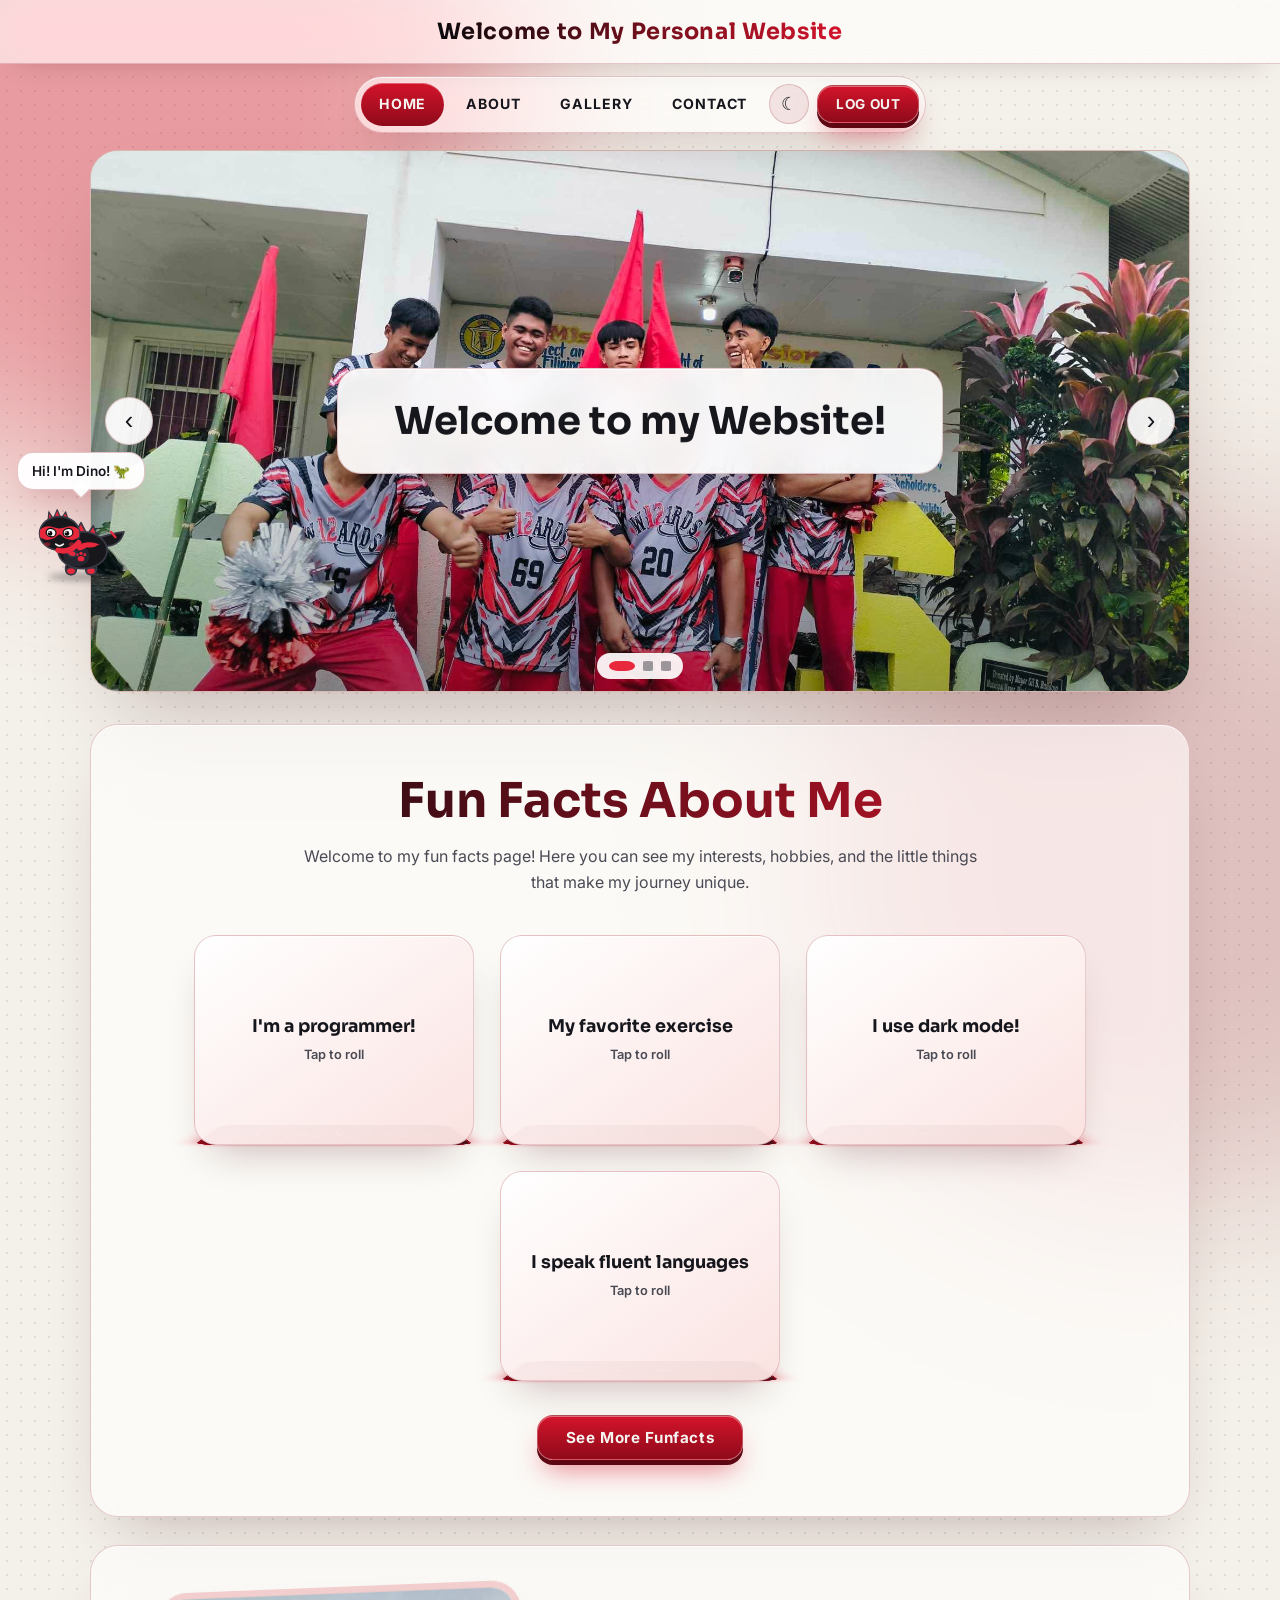
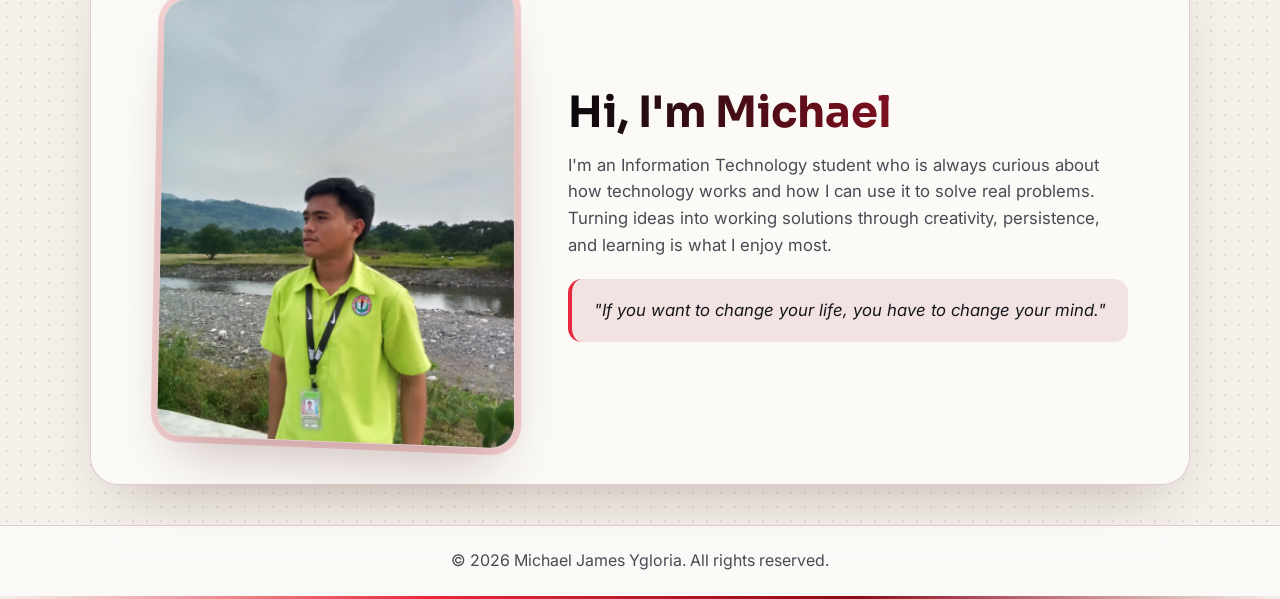
<file: index.html>
<!DOCTYPE html>
<html lang="en">
<head>
    <meta charset="UTF-8">
    <meta name="viewport" content="width=device-width, initial-scale=1.0">
    <title>Home - Personal Website</title>
    <link rel="preconnect" href="https://fonts.googleapis.com">
    <link rel="preconnect" href="https://fonts.gstatic.com" crossorigin>
    <link href="https://fonts.googleapis.com/css2?family=Inter:wght@400;600;700&family=Sora:wght@600;700&display=swap" rel="stylesheet">
    <link rel="stylesheet" href="style.css">
    <script>
        try {
            var t = localStorage.getItem("theme");
            if (t !== "light" && t !== "dark") {
                t = matchMedia("(prefers-color-scheme: light)").matches ? "light" : "dark";
            }
            document.documentElement.dataset.theme = t;
        } catch (e) {}
    </script>
</head>
<body>
    <header>
        <h1>Welcome to My Personal Website</h1>
    </header>

    <nav>
        <ul>
            <li><a href="index.html" class="active">HOME</a></li>
            <li class="dropdown">
                <a href="#" class="dropbtn">ABOUT</a>
                <div class="dropdown-content">
                    <a href="skills.html">Skills I'm Developing</a>
                    <a href="goals.html">My Goals as a Student</a>
                    <a href="funfacts.html">Fun Facts About Me</a>
                </div>
            </li>
            <li><a href="gallery.html">GALLERY</a></li>
            <li><a href="contact.html">CONTACT</a></li>
            <li><button type="button" class="theme-toggle" id="themeToggle" aria-label="Toggle theme">☼</button></li>
            <li><button type="button" class="logout-button" onclick="confirmLogout()">LOG OUT</button></li>
        </ul>
    </nav>

    <section id="section2"></section>

    <div class="slider" aria-label="Featured images">
        <div class="slides">
            <div class="slide">
                <img src="d.jpeg" alt="Team photo with the squad" onerror="this.style.display='none'">
                <div class="text-overlay"><h1>Welcome to my Website!</h1></div>
            </div>
            <div class="slide">
                <img src="Im.jpeg" alt="Sunset on the hill" onerror="this.style.display='none'">
                <div class="text-overlay"><h1>Explore!</h1></div>
            </div>
            <div class="slide">
                <img src="m.jpeg" alt="Coding under a pink sky" onerror="this.style.display='none'">
                <div class="text-overlay"><h1>Enjoy browsing around</h1></div>
            </div>
        </div>
    </div>

    <section id="drop">
        <h2>Fun Facts About Me</h2>
        <p>Welcome to my fun facts page! Here you can see my interests, hobbies, and the little things that make my journey unique.</p>

        <div class="funfact-container">
            <div class="funfact-card">
                <div class="funfact-inner">
                    <div class="funfact-front"><p>I'm a programmer!</p></div>
                    <div class="funfact-back"><p>I spend half my time writing code and the other half fixing why it broke.</p></div>
                </div>
            </div>
            <div class="funfact-card">
                <div class="funfact-inner">
                    <div class="funfact-front"><p>My favorite exercise</p></div>
                    <div class="funfact-back"><p>Running a code</p></div>
                </div>
            </div>
            <div class="funfact-card">
                <div class="funfact-inner">
                    <div class="funfact-front"><p>I use dark mode!</p></div>
                    <div class="funfact-back"><p>Because light attracts bugs.</p></div>
                </div>
            </div>
            <div class="funfact-card">
                <div class="funfact-inner">
                    <div class="funfact-front"><p>I speak fluent languages</p></div>
                    <div class="funfact-back"><p>Ctrl + C and Ctrl + V.</p></div>
                </div>
            </div>
        </div>

        <div class="see-more-container">
            <a href="funfacts.html" class="see-more-button">See More Funfacts</a>
        </div>
    </section>

    <div class="container">
        <div class="image-section">
            <img src="Mi.jpeg" alt="Michael James Ygloria" onerror="this.onerror=null;this.src='Mic.jpeg'">
        </div>
        <div class="quote-section">
            <h1>Hi, I'm Michael</h1>
            <p>I'm an Information Technology student who is always curious about how technology works and how I can use it to solve real problems. Turning ideas into working solutions through creativity, persistence, and learning is what I enjoy most.</p>
            <blockquote>"If you want to change your life, you have to change your mind."</blockquote>
        </div>
    </div>

    <footer>
        <p>&copy; 2026 Michael James Ygloria. All rights reserved.</p>
    </footer>
    <div class="footer-divider"></div>

    <script>
        const slides = document.querySelector('.slides');
        const slider = document.querySelector('.slider');
        const reduceMotion = window.matchMedia('(prefers-reduced-motion: reduce)');
        let index = 0;
        let timer;

        function goToSlide(n) {
            const total = slides.children.length;
            index = (n + total) % total;
            slides.style.transform = 'translateX(' + (-index * 100) + '%)';
            document.querySelectorAll('.slide-dots button').forEach(function(dot, i) {
                dot.classList.toggle('active', i === index);
                dot.setAttribute('aria-current', i === index ? 'true' : 'false');
            });
        }

        function showNextSlide() {
            goToSlide(index + 1);
        }

        function stopSlider() { clearInterval(timer); }
        function startSlider() {
            stopSlider();
            if (!reduceMotion.matches) {
                timer = setInterval(showNextSlide, 4000);
            }
        }

        (function () {
            const prev = document.createElement('button');
            prev.type = 'button';
            prev.className = 'slide-arrow left';
            prev.setAttribute('aria-label', 'Previous slide');
            prev.innerHTML = '&#8249;';

            const next = document.createElement('button');
            next.type = 'button';
            next.className = 'slide-arrow right';
            next.setAttribute('aria-label', 'Next slide');
            next.innerHTML = '&#8250;';

            const dots = document.createElement('div');
            dots.className = 'slide-dots';

            for (let i = 0; i < slides.children.length; i++) {
                const dot = document.createElement('button');
                dot.type = 'button';
                dot.setAttribute('aria-label', 'Go to slide ' + (i + 1));
                dot.addEventListener('click', function () {
                    goToSlide(i);
                    startSlider();
                });
                dots.appendChild(dot);
            }

            prev.addEventListener('click', function () {
                goToSlide(index - 1);
                startSlider();
            });
            next.addEventListener('click', function () {
                goToSlide(index + 1);
                startSlider();
            });

            slider.appendChild(prev);
            slider.appendChild(next);
            slider.appendChild(dots);

            slider.addEventListener('mouseenter', stopSlider);
            slider.addEventListener('mouseleave', startSlider);
            slider.addEventListener('pointermove', function (e) {
                const r = slider.getBoundingClientRect();
                slider.style.setProperty('--px', ((e.clientX - r.left) / r.width - 0.5).toFixed(3));
                slider.style.setProperty('--py', ((e.clientY - r.top) / r.height - 0.5).toFixed(3));
            });
            slider.addEventListener('pointerleave', function () {
                slider.style.setProperty('--px', 0);
                slider.style.setProperty('--py', 0);
            });
        })();

        goToSlide(0);
        startSlider();
    </script>

    <script>
        function confirmLogout() {
            if (window.showLogoutPopup) {
                showLogoutPopup();
                return;
            }
            const ok = confirm("Are you sure you want to log out?");
            if (ok) {
                localStorage.removeItem('isLoggedIn');
                window.location.href = 'login.html';
            }
        }
    </script>

    <script>
        (function () {
            var root = document.documentElement;
            var themeBtn = document.getElementById('themeToggle');

            function paintTheme() {
                var light = root.dataset.theme === 'light';
                themeBtn.textContent = light ? '\u263E\uFE0E' : '\u2600\uFE0E';
                themeBtn.setAttribute('aria-label', light ? 'Switch to dark mode' : 'Switch to light mode');
                themeBtn.title = light ? 'Dark mode' : 'Light mode';
            }

            if (themeBtn) {
                themeBtn.addEventListener('click', function () {
                    var next = root.dataset.theme === 'light' ? 'dark' : 'light';
                    root.dataset.theme = next;
                    try { localStorage.setItem('theme', next); } catch (e) {}
                    paintTheme();
                });
                paintTheme();
            }

            var dropdown = document.querySelector('.dropdown');
            if (dropdown) {
                var ddBtn = dropdown.querySelector('.dropbtn');
                if (ddBtn) {
                    ddBtn.setAttribute('aria-haspopup', 'true');
                    ddBtn.setAttribute('aria-expanded', 'false');
                    ddBtn.addEventListener('click', function (e) {
                        e.preventDefault();
                        var open = dropdown.classList.toggle('open');
                        ddBtn.setAttribute('aria-expanded', open);
                    });
                    document.addEventListener('click', function (e) {
                        if (!dropdown.contains(e.target)) {
                            dropdown.classList.remove('open');
                            ddBtn.setAttribute('aria-expanded', 'false');
                        }
                    });
                }
            }

            document.querySelectorAll('.funfact-card').forEach(function (card) {
                card.tabIndex = 0;
                card.setAttribute('role', 'button');
                card.setAttribute('aria-pressed', 'false');
                function toggle() {
                    var open = card.classList.toggle('open');
                    card.setAttribute('aria-pressed', open);
                }
                card.addEventListener('click', toggle);
                card.addEventListener('keydown', function (e) {
                    if (e.key === 'Enter' || e.key === ' ') {
                        e.preventDefault();
                        toggle();
                    }
                });
            });
        })();
    </script>
    <script src="pet.js"></script>
</body>
</html>
</file>
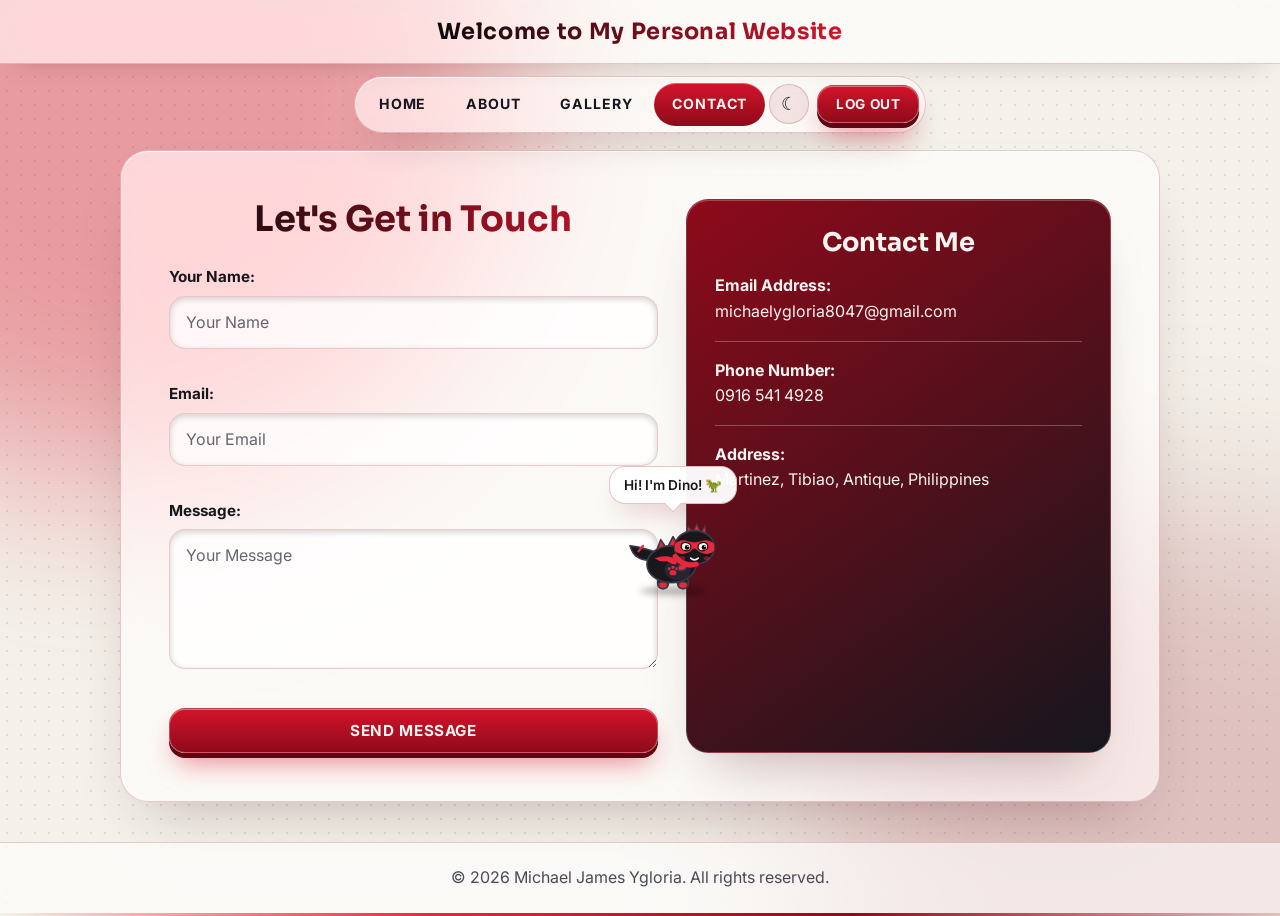
<file: contact.html>
<!DOCTYPE html>
<html lang="en">
<head>
    <meta charset="UTF-8">
    <meta name="viewport" content="width=device-width, initial-scale=1.0">
    <title>Contact - Personal Website</title>
    <link rel="preconnect" href="https://fonts.googleapis.com">
    <link rel="preconnect" href="https://fonts.gstatic.com" crossorigin>
    <link href="https://fonts.googleapis.com/css2?family=Inter:wght@400;600;700&family=Sora:wght@600;700&display=swap" rel="stylesheet">
    <link rel="stylesheet" href="style.css">
    <script>try{var t=localStorage.getItem("theme");if(t!=="light"&&t!=="dark")t=matchMedia("(prefers-color-scheme: light)").matches?"light":"dark";document.documentElement.dataset.theme=t}catch(e){document.documentElement.dataset.theme="dark"}</script>
</head>
<body class="contact-background">
    <header>
        <h1>Welcome to My Personal Website</h1>
    </header>

    <nav>
        <ul>
            <li><a href="index.html">HOME</a></li>
            <li class="dropdown">
                <a href="#" class="dropbtn">ABOUT</a>
                <div class="dropdown-content">
                    <a href="skills.html">Skills I'm Developing</a>
                    <a href="goals.html">My Goals as a Student</a>
                    <a href="funfacts.html">Fun Facts About Me</a>
                </div>
            </li>

            <li><a href="gallery.html">GALLERY</a></li>
            <li><a href="contact.html">CONTACT</a></li>
            <li><button type="button" class="theme-toggle" id="themeToggle"></button></li>
            <a href="javascript:void(0);" class="logout-button" onclick="confirmLogout()">LOG OUT</a>
        </ul>
    </nav>
    <section id="section2"></section>
    <section id="contact">
        <div class="contact-content">
            <!-- Contact Form -->
            <form id="contactForm" class="contact-form">
                <h2>Let's Get in Touch</h2>
                <label for="name">Your Name:</label>
                <input type="text" id="name" name="name" placeholder="Your Name">
                <span class="error" id="nameError"></span>
     
                <label for="email">Email:</label>
                <input type="email" id="email" name="email" placeholder="Your Email">
                <span class="error" id="emailError"></span>
     
                <label for="message">Message:</label>
                <textarea id="message" name="message" placeholder="Your Message"></textarea>
                <span class="error" id="messageError"></span>
     
                <button type="submit"><strong>SEND MESSAGE</strong></button>
            </form>
     
            <!-- New Container for Contact Details -->
            <div class="contact-details">
                <h3><center>Contact Me</center></h3>
                <p><strong>Email Address:</strong> <br> michaelygloria8047@gmail.com</p>
                <hr width="75%" size="1" color="Orange" align="left">
                <p><strong>Phone Number:</strong> <br>0916 541 4928</p>
                <hr width="75%" size="1" color="Orange" align="left">
                <p><strong>Address:</strong> <br> Martinez, Tibiao, Antique, Philippines</p>
            </div>
        </div>
    </section>
     
    <footer>
        <p>&copy; 2026 Michael James Ygloria. All rights reserved.</p>
    </footer>
    <div class="footer-divider"></div> <!-- Orange line -->

    <script>
  const form = document.querySelector("#contactForm");
const nameInput = document.querySelector("#name");
const emailInput = document.querySelector("#email");
const messageInput = document.querySelector("#message");

form.addEventListener("submit", function(event) {
    let isValid = true;

    // Clear all previous error messages
    document.querySelectorAll(".error").forEach(function(errorElement) {
        errorElement.textContent = "";
    });

    // Validate Name
    if (nameInput.value.trim() === "") {
        document.getElementById('nameError').textContent = "Name is required";
        isValid = false;
    }

    // Validate Email
    if (emailInput.value.trim() === "") {
        document.getElementById('emailError').textContent = "Email is required";
        isValid = false;
    } else if (!validateEmail(emailInput.value)) {
        document.getElementById('emailError').textContent = "Please enter a valid email";
        isValid = false;
    }

    // Validate Message
    if (messageInput.value.trim() === "") {
        document.getElementById('messageError').textContent = "Message is required";
        isValid = false;
    }

    // Prevent form submission if there are errors
    if (!isValid) {
        event.preventDefault();
    }
});

// Function to validate email format
function validateEmail(email) {
    const re = /^[^\s@]+@[^\s@]+\.[^\s@]+$/;
    return re.test(String(email).toLowerCase());
}
    </script>

<script>
document.getElementById('contactForm').addEventListener('submit', function(event) {
    event.preventDefault(); // Prevent the default form submission

    // Stop here if the validation script above found a problem
    if (document.querySelector('.error:not(:empty)')) { return; }

    // Get form values
    const name = document.getElementById('name').value;
    const email = document.getElementById('email').value;
    const message = document.getElementById('message').value;

    // Simple validation (can be extended)
    if (name === "" || email === "" || message === "") {
        alert("Please fill in all fields before submitting.");
        return; // Exit the function if validation fails
    }

    // Simulating a successful message submission
    alert("Your message has been sent successfully!");

    // Clear form fields after submission
    document.getElementById('contactForm').reset();
});
</script>

<script>
    // Logout function with confirmation
    function confirmLogout() {
        // Pop-up message (pet.js). If pet.js is missing, the browser's confirm box is used below.
        if (window.showLogoutPopup) { showLogoutPopup(); return; }
        // Show a confirmation message to the user
        const confirmLogout = confirm("Are you sure you want to log out?");
     
        // If the user confirms, proceed with logging out
        if (confirmLogout) {
            // Mark the user as logged out in localStorage (if used)
            localStorage.removeItem('isLoggedIn'); // Or any other keys related to login credentials
     
            // Redirect to the login page
            window.location.href = 'login.html';
        } else {
            // If the user cancels, do nothing
            return;
        }
    }
</script>

<script>
// Dark / light mode, dropdown menu, active link and fun fact cards
(function () {
    var root = document.documentElement;

    // ----- Dark / light mode (remembered in localStorage) -----
    var themeBtn = document.getElementById('themeToggle');
    function paintTheme() {
        var light = root.dataset.theme === 'light';
        themeBtn.textContent = light ? '\u263E\uFE0E' : '\u2600\uFE0E';
        themeBtn.setAttribute('aria-label', light ? 'Switch to dark mode' : 'Switch to light mode');
        themeBtn.title = light ? 'Dark mode' : 'Light mode';
    }
    themeBtn.addEventListener('click', function () {
        var next = root.dataset.theme === 'light' ? 'dark' : 'light';
        root.dataset.theme = next;
        try { localStorage.setItem('theme', next); } catch (e) {}
        paintTheme();
    });
    paintTheme();

    // ----- Highlight the current page in the menu -----
    var page = location.pathname.split('/').pop() || 'index.html';
    document.querySelectorAll('nav a[href]').forEach(function (a) {
        if (a.getAttribute('href') === page) { a.classList.add('active'); }
    });
    if (['skills.html', 'goals.html', 'funfacts.html'].indexOf(page) !== -1) {
        document.querySelector('.dropbtn').classList.add('active');
    }

    // ----- ABOUT dropdown: opens on hover, click/tap or keyboard -----
    var dd = document.querySelector('.dropdown');
    var ddBtn = dd.querySelector('.dropbtn');
    ddBtn.setAttribute('aria-haspopup', 'true');
    ddBtn.setAttribute('aria-expanded', 'false');
    ddBtn.addEventListener('click', function (e) {
        e.preventDefault();
        var open = dd.classList.toggle('open');
        ddBtn.setAttribute('aria-expanded', open);
    });
    document.addEventListener('click', function (e) {
        if (!dd.contains(e.target)) { dd.classList.remove('open'); ddBtn.setAttribute('aria-expanded', 'false'); }
    });
    document.addEventListener('keydown', function (e) {
        if (e.key === 'Escape') { dd.classList.remove('open'); ddBtn.setAttribute('aria-expanded', 'false'); }
    });

    // ----- Fun fact cards: tap / Enter pins the card open, mouse tilts it -----
    document.querySelectorAll('.funfact-card').forEach(function (card) {
        card.tabIndex = 0;
        card.setAttribute('role', 'button');
        card.setAttribute('aria-pressed', 'false');
        function toggle() {
            var open = card.classList.toggle('open');
            card.setAttribute('aria-pressed', open);
        }
        card.addEventListener('click', toggle);
        card.addEventListener('keydown', function (e) {
            if (e.key === 'Enter' || e.key === ' ') { e.preventDefault(); toggle(); }
        });
        card.addEventListener('pointermove', function (e) {
            if (e.pointerType !== 'mouse') { return; }
            var r = card.getBoundingClientRect();
            card.style.setProperty('--ry', (((e.clientX - r.left) / r.width - 0.5) * 14) + 'deg');
            card.style.setProperty('--rx', (-((e.clientY - r.top) / r.height - 0.5) * 12) + 'deg');
        });
        card.addEventListener('pointerleave', function () {
            card.style.setProperty('--rx', '0deg');
            card.style.setProperty('--ry', '0deg');
        });
    });
})();
</script>
<script src="pet.js"></script>
</body>
</html>
</file>
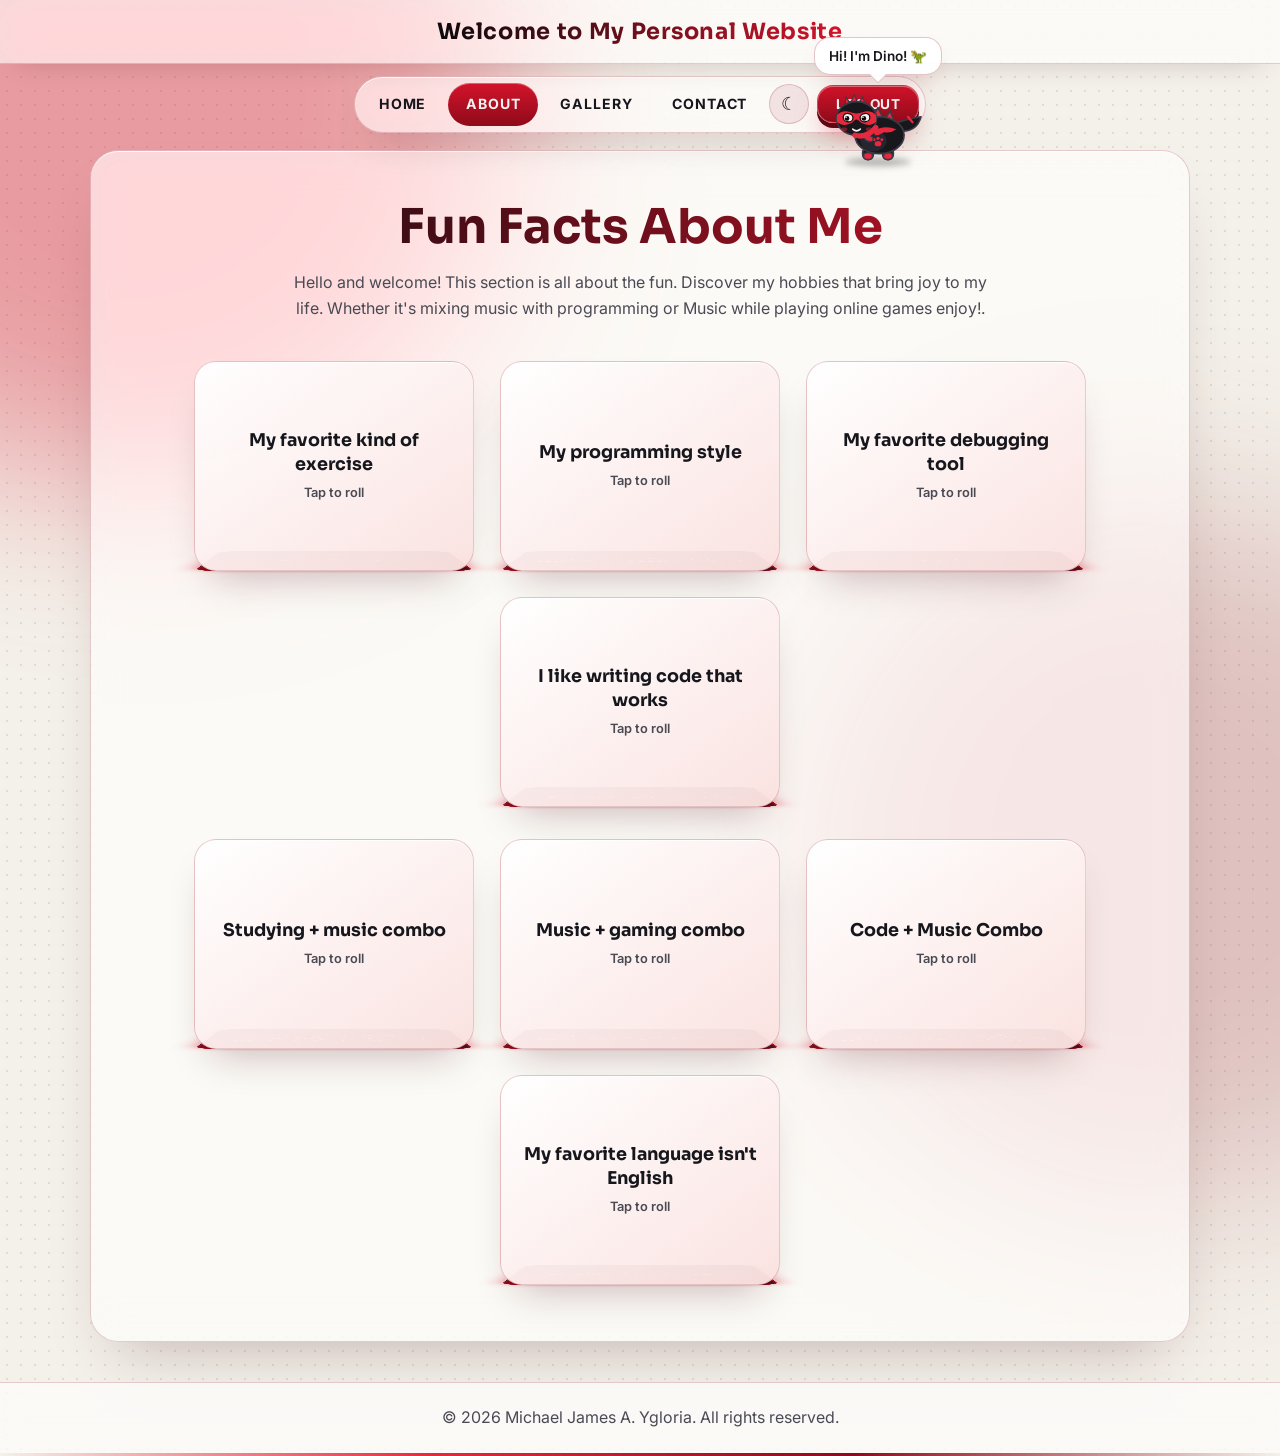
<file: funfacts.html>
<!DOCTYPE html>
<html lang="en">
<head>
    <meta charset="UTF-8">
    <meta name="viewport" content="width=device-width, initial-scale=1.0">
    <title>Fun Facts About Me</title>
    <link rel="preconnect" href="https://fonts.googleapis.com">
    <link rel="preconnect" href="https://fonts.gstatic.com" crossorigin>
    <link href="https://fonts.googleapis.com/css2?family=Inter:wght@400;600;700&family=Sora:wght@600;700&display=swap" rel="stylesheet">
    <link rel="stylesheet" href="style.css">
    <script>try{var t=localStorage.getItem("theme");if(t!=="light"&&t!=="dark")t=matchMedia("(prefers-color-scheme: light)").matches?"light":"dark";document.documentElement.dataset.theme=t}catch(e){document.documentElement.dataset.theme="dark"}</script>
</head>
<body>
    <header>
        <h1>Welcome to My Personal Website</h1>
    </header>

    <nav>
        <ul>
            <li><a href="index.html">HOME</a></li>
            <li class="dropdown">
                <a href="#" class="dropbtn">ABOUT</a>
                <div class="dropdown-content">
                    <a href="skills.html">Skills I'm Developing</a>
                    <a href="goals.html">My Goals as a Student</a>
                    <a href="funfacts.html">Fun Facts About Me</a>
                </div>
            </li>
            <li><a href="gallery.html">GALLERY</a></li>
            <li><a href="contact.html">CONTACT</a></li>
            <li><button type="button" class="theme-toggle" id="themeToggle"></button></li>
            <a href="javascript:void(0);" class="logout-button" onclick="confirmLogout()">LOG OUT</a>
        </ul>
    </nav>
    <section id="section2"></section>
    <section id="drop">

        <h2>Fun Facts About Me</h2>
        <p>Hello and welcome! This section is all about the fun.  
            Discover my hobbies that bring joy to my life.  
            Whether it's mixing music with programming or Music while playing online games enjoy!. </p>
     
       
            <div class="funfact-container">
                <div class="funfact-card">
                    <div class="funfact-inner">
                        <div class="funfact-front">
                            <p>My favorite kind of exercise</p>
                        </div>
                        <div class="funfact-back">
                            <p>Running a code</p>
                        </div>
                    </div>
                </div>
                <div class="funfact-card">
                    <div class="funfact-inner">
                        <div class="funfact-front">
                            <p>My programming style</p>
                        </div>
                        <div class="funfact-back">
                            <p>10% logic and 90% searching for a missing bracket</p>
                        </div>
                    </div>
                </div>
                <div class="funfact-card">
                    <div class="funfact-inner">
                        <div class="funfact-front">
                            <p>My favorite debugging tool </p>
                        </div>
                        <div class="funfact-back">
                            <p>Is hope</p>
                        </div>
                    </div>
                </div>
                <div class="funfact-card">
                    <div class="funfact-inner">
                        <div class="funfact-front">
                            <p>I like writing code that works </p>
                        </div>
                        <div class="funfact-back">
                            <p>Even if I dont't know why it works</p>
                        </div>
                    </div>
                </div>
            </div>
            <div class="funfact-container">
                <div class="funfact-card">
                    <div class="funfact-inner">
                        <div class="funfact-front">
                            <p>Studying + music combo</p>
                        </div>
                        <div class="funfact-back">
                            <p>I like to study when there is a music that I like it help me relax while  I'm studying</p>
                        </div>
                    </div>
                </div>
                <div class="funfact-card">
                    <div class="funfact-inner">
                        <div class="funfact-front">
                            <p>Music + gaming combo</p>
                        </div>
                        <div class="funfact-back">
                            <p>I like to play online games and partner it with music</p>
                        </div>
                    </div>
                </div>
                <div class="funfact-card">
                    <div class="funfact-inner">
                        <div class="funfact-front">
                            <p>Code + Music Combo </p>
                        </div>
                        <div class="funfact-back">
                            <p>My ideas in my mind just keep getting better when playing music and coding!</p>
                        </div>
                    </div>
                </div>
                <div class="funfact-card">
                    <div class="funfact-inner">
                        <div class="funfact-front">
                            <p>My favorite language isn't English </p>
                        </div>
                        <div class="funfact-back">
                            <p>It's Python, Java, and C++ </p>
                        </div>
                    </div>
                </div>
            </div>

    </section>

    <script>
        // Logout function with confirmation
        function confirmLogout() {
        // Pop-up message (pet.js). If pet.js is missing, the browser's confirm box is used below.
        if (window.showLogoutPopup) { showLogoutPopup(); return; }
            // Show a confirmation message to the user
            const confirmLogout = confirm("Are you sure you want to log out?");
         
            // If the user confirms, proceed with logging out
            if (confirmLogout) {
                // Mark the user as logged out in localStorage (if used)
                localStorage.removeItem('isLoggedIn'); // Or any other keys related to login credentials
         
                // Redirect to the login page
                window.location.href = 'login.html';
            } else {
                // If the user cancels, do nothing
                return;
            }
        }
    </script>

    <footer>
        <p>&copy; 2026 Michael James A. Ygloria. All rights reserved.</p>
    </footer>
    <div class="footer-divider"></div> <!-- Orange line -->
<script>
// Dark / light mode, dropdown menu, active link and fun fact cards
(function () {
    var root = document.documentElement;

    // ----- Dark / light mode (remembered in localStorage) -----
    var themeBtn = document.getElementById('themeToggle');
    function paintTheme() {
        var light = root.dataset.theme === 'light';
        themeBtn.textContent = light ? '\u263E\uFE0E' : '\u2600\uFE0E';
        themeBtn.setAttribute('aria-label', light ? 'Switch to dark mode' : 'Switch to light mode');
        themeBtn.title = light ? 'Dark mode' : 'Light mode';
    }
    themeBtn.addEventListener('click', function () {
        var next = root.dataset.theme === 'light' ? 'dark' : 'light';
        root.dataset.theme = next;
        try { localStorage.setItem('theme', next); } catch (e) {}
        paintTheme();
    });
    paintTheme();

    // ----- Highlight the current page in the menu -----
    var page = location.pathname.split('/').pop() || 'index.html';
    document.querySelectorAll('nav a[href]').forEach(function (a) {
        if (a.getAttribute('href') === page) { a.classList.add('active'); }
    });
    if (['skills.html', 'goals.html', 'funfacts.html'].indexOf(page) !== -1) {
        document.querySelector('.dropbtn').classList.add('active');
    }

    // ----- ABOUT dropdown: opens on hover, click/tap or keyboard -----
    var dd = document.querySelector('.dropdown');
    var ddBtn = dd.querySelector('.dropbtn');
    ddBtn.setAttribute('aria-haspopup', 'true');
    ddBtn.setAttribute('aria-expanded', 'false');
    ddBtn.addEventListener('click', function (e) {
        e.preventDefault();
        var open = dd.classList.toggle('open');
        ddBtn.setAttribute('aria-expanded', open);
    });
    document.addEventListener('click', function (e) {
        if (!dd.contains(e.target)) { dd.classList.remove('open'); ddBtn.setAttribute('aria-expanded', 'false'); }
    });
    document.addEventListener('keydown', function (e) {
        if (e.key === 'Escape') { dd.classList.remove('open'); ddBtn.setAttribute('aria-expanded', 'false'); }
    });

    // ----- Fun fact cards: tap / Enter pins the card open, mouse tilts it -----
    document.querySelectorAll('.funfact-card').forEach(function (card) {
        card.tabIndex = 0;
        card.setAttribute('role', 'button');
        card.setAttribute('aria-pressed', 'false');
        function toggle() {
            var open = card.classList.toggle('open');
            card.setAttribute('aria-pressed', open);
        }
        card.addEventListener('click', toggle);
        card.addEventListener('keydown', function (e) {
            if (e.key === 'Enter' || e.key === ' ') { e.preventDefault(); toggle(); }
        });
        card.addEventListener('pointermove', function (e) {
            if (e.pointerType !== 'mouse') { return; }
            var r = card.getBoundingClientRect();
            card.style.setProperty('--ry', (((e.clientX - r.left) / r.width - 0.5) * 14) + 'deg');
            card.style.setProperty('--rx', (-((e.clientY - r.top) / r.height - 0.5) * 12) + 'deg');
        });
        card.addEventListener('pointerleave', function () {
            card.style.setProperty('--rx', '0deg');
            card.style.setProperty('--ry', '0deg');
        });
    });
})();
</script>
<script src="pet.js"></script>
</body>
</html>
</file>
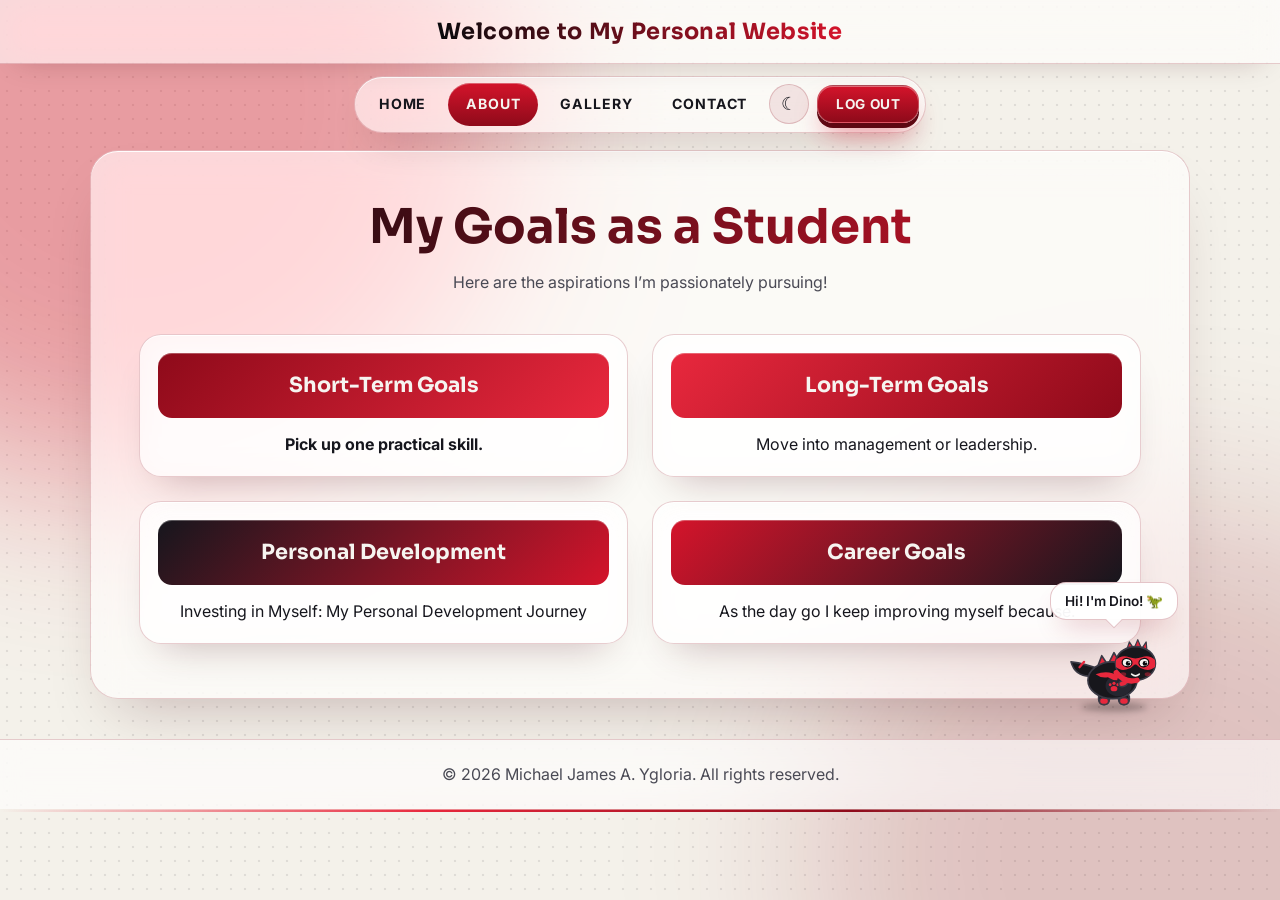
<file: goals.html>
<!DOCTYPE html>
<html lang="en">
<head>
    <meta charset="UTF-8">
    <meta name="viewport" content="width=device-width, initial-scale=1.0">
    <title>My Goals as a Student</title>
    <link rel="preconnect" href="https://fonts.googleapis.com">
    <link rel="preconnect" href="https://fonts.gstatic.com" crossorigin>
    <link href="https://fonts.googleapis.com/css2?family=Inter:wght@400;600;700&family=Sora:wght@600;700&display=swap" rel="stylesheet">
    <link rel="stylesheet" href="style.css">
    <script>try{var t=localStorage.getItem("theme");if(t!=="light"&&t!=="dark")t=matchMedia("(prefers-color-scheme: light)").matches?"light":"dark";document.documentElement.dataset.theme=t}catch(e){document.documentElement.dataset.theme="dark"}</script>
</head>
<body>
    <header>
        <h1>Welcome to My Personal Website</h1>
    </header>

    <nav>
        <ul>
            <li><a href="index.html">HOME</a></li>
            <li class="dropdown">
                <a href="#" class="dropbtn">ABOUT</a>
                <div class="dropdown-content">
                    <a href="skills.html">Skills I'm Developing</a>
                    <a href="goals.html">My Goals as a Student</a>
                    <a href="funfacts.html">Fun Facts About Me</a>
                </div>
            </li>
            <li><a href="gallery.html">GALLERY</a></li>
            <li><a href="contact.html">CONTACT</a></li>
            <li><button type="button" class="theme-toggle" id="themeToggle"></button></li>
            <a href="javascript:void(0);" class="logout-button" onclick="confirmLogout()">LOG OUT</a>
        </ul>
    </nav>
    <section id="section2"></section>
    <section id="drop">
        <h2>My Goals as a Student</h2>
            <p style="text-align: center;">Here are the aspirations I’m passionately pursuing!</p>
            
                <div class="goal-grid">
                    <div class="goal-card" onclick="toggleGoalDetails(1)">
                        <div class="goal-header"><strong>Short-Term Goals</strong></div>
                        <p><strong>Pick up one practical skill. </strong></p>
                        <div class="goal-details" id="goal1-details">
                            <p>By focusing on these short-term goals,  
                              Skills in PowerShell/Bash scripting and basic Python .</p>
                        </div>
                    </div>
         
                    <div class="goal-card" onclick="toggleGoalDetails(1)">
                        <div class="goal-header"><strong>Long-Term Goals</strong></div>
                        <p>Move into management or leadership.</p>
                        <div class="goal-details" id="goal2-details">
                            <p>IT manager, team lead, or director</p>
                        </div>
                    </div>
         
                    <div class="goal-card" onclick="toggleGoalDetails(2)">
                        <div class="goal-header"><strong>Personal Development</strong></div>
                        <p>Investing in Myself: My Personal Development Journey</p>
                        <div class="goal-details" id="goal3-details">
                            <p>Lerning everyday in life like in school, house, or everywhere that helps me grow to be a successful person someday.</p>
                        </div>
                    </div>
         
                    <div class="goal-card" onclick="toggleGoalDetails(2)">
                        <div class="goal-header"><strong>Career Goals</strong></div>
                        <p>As the day go I keep improving myself because. </p>
                        <div class="goal-details" id="goal4-details">
                            <p>My goal is to be a succesful person have a job that pays good money so that my needs and wants I can afford it.</p>
                        </div>
                    </div>
                </div>
            </section>
     
    <footer>
        <p>&copy; 2026 Michael James A. Ygloria. All rights reserved.</p>
    </footer>
    <div class="footer-divider"></div> <!-- Orange line -->

    <script>
        // Function to toggle details for both cards in a row
        function toggleGoalDetails(group) {
            const details1 = document.getElementById('goal' + (group * 2 - 1) + '-details');
            const details2 = document.getElementById('goal' + (group * 2) + '-details');

            // Toggle visibility for the paired goals
            details1.classList.toggle('active');
            details2.classList.toggle('active');
        }
    </script>

<script>
    // Logout function with confirmation
    function confirmLogout() {
        // Pop-up message (pet.js). If pet.js is missing, the browser's confirm box is used below.
        if (window.showLogoutPopup) { showLogoutPopup(); return; }
        // Show a confirmation message to the user
        const confirmLogout = confirm("Are you sure you want to log out?");
     
        // If the user confirms, proceed with logging out
        if (confirmLogout) {
            // Mark the user as logged out in localStorage (if used)
            localStorage.removeItem('isLoggedIn'); // Or any other keys related to login credentials
     
            // Redirect to the login page
            window.location.href = 'login.html';
        } else {
            // If the user cancels, do nothing
            return;
        }
    }
</script>

<script>
// Dark / light mode, dropdown menu, active link and fun fact cards
(function () {
    var root = document.documentElement;

    // ----- Dark / light mode (remembered in localStorage) -----
    var themeBtn = document.getElementById('themeToggle');
    function paintTheme() {
        var light = root.dataset.theme === 'light';
        themeBtn.textContent = light ? '\u263E\uFE0E' : '\u2600\uFE0E';
        themeBtn.setAttribute('aria-label', light ? 'Switch to dark mode' : 'Switch to light mode');
        themeBtn.title = light ? 'Dark mode' : 'Light mode';
    }
    themeBtn.addEventListener('click', function () {
        var next = root.dataset.theme === 'light' ? 'dark' : 'light';
        root.dataset.theme = next;
        try { localStorage.setItem('theme', next); } catch (e) {}
        paintTheme();
    });
    paintTheme();

    // ----- Highlight the current page in the menu -----
    var page = location.pathname.split('/').pop() || 'index.html';
    document.querySelectorAll('nav a[href]').forEach(function (a) {
        if (a.getAttribute('href') === page) { a.classList.add('active'); }
    });
    if (['skills.html', 'goals.html', 'funfacts.html'].indexOf(page) !== -1) {
        document.querySelector('.dropbtn').classList.add('active');
    }

    // ----- ABOUT dropdown: opens on hover, click/tap or keyboard -----
    var dd = document.querySelector('.dropdown');
    var ddBtn = dd.querySelector('.dropbtn');
    ddBtn.setAttribute('aria-haspopup', 'true');
    ddBtn.setAttribute('aria-expanded', 'false');
    ddBtn.addEventListener('click', function (e) {
        e.preventDefault();
        var open = dd.classList.toggle('open');
        ddBtn.setAttribute('aria-expanded', open);
    });
    document.addEventListener('click', function (e) {
        if (!dd.contains(e.target)) { dd.classList.remove('open'); ddBtn.setAttribute('aria-expanded', 'false'); }
    });
    document.addEventListener('keydown', function (e) {
        if (e.key === 'Escape') { dd.classList.remove('open'); ddBtn.setAttribute('aria-expanded', 'false'); }
    });

    // ----- Fun fact cards: tap / Enter pins the card open, mouse tilts it -----
    document.querySelectorAll('.funfact-card').forEach(function (card) {
        card.tabIndex = 0;
        card.setAttribute('role', 'button');
        card.setAttribute('aria-pressed', 'false');
        function toggle() {
            var open = card.classList.toggle('open');
            card.setAttribute('aria-pressed', open);
        }
        card.addEventListener('click', toggle);
        card.addEventListener('keydown', function (e) {
            if (e.key === 'Enter' || e.key === ' ') { e.preventDefault(); toggle(); }
        });
        card.addEventListener('pointermove', function (e) {
            if (e.pointerType !== 'mouse') { return; }
            var r = card.getBoundingClientRect();
            card.style.setProperty('--ry', (((e.clientX - r.left) / r.width - 0.5) * 14) + 'deg');
            card.style.setProperty('--rx', (-((e.clientY - r.top) / r.height - 0.5) * 12) + 'deg');
        });
        card.addEventListener('pointerleave', function () {
            card.style.setProperty('--rx', '0deg');
            card.style.setProperty('--ry', '0deg');
        });
    });
})();
</script>
<script src="pet.js"></script>
</body>
</html>
</file>
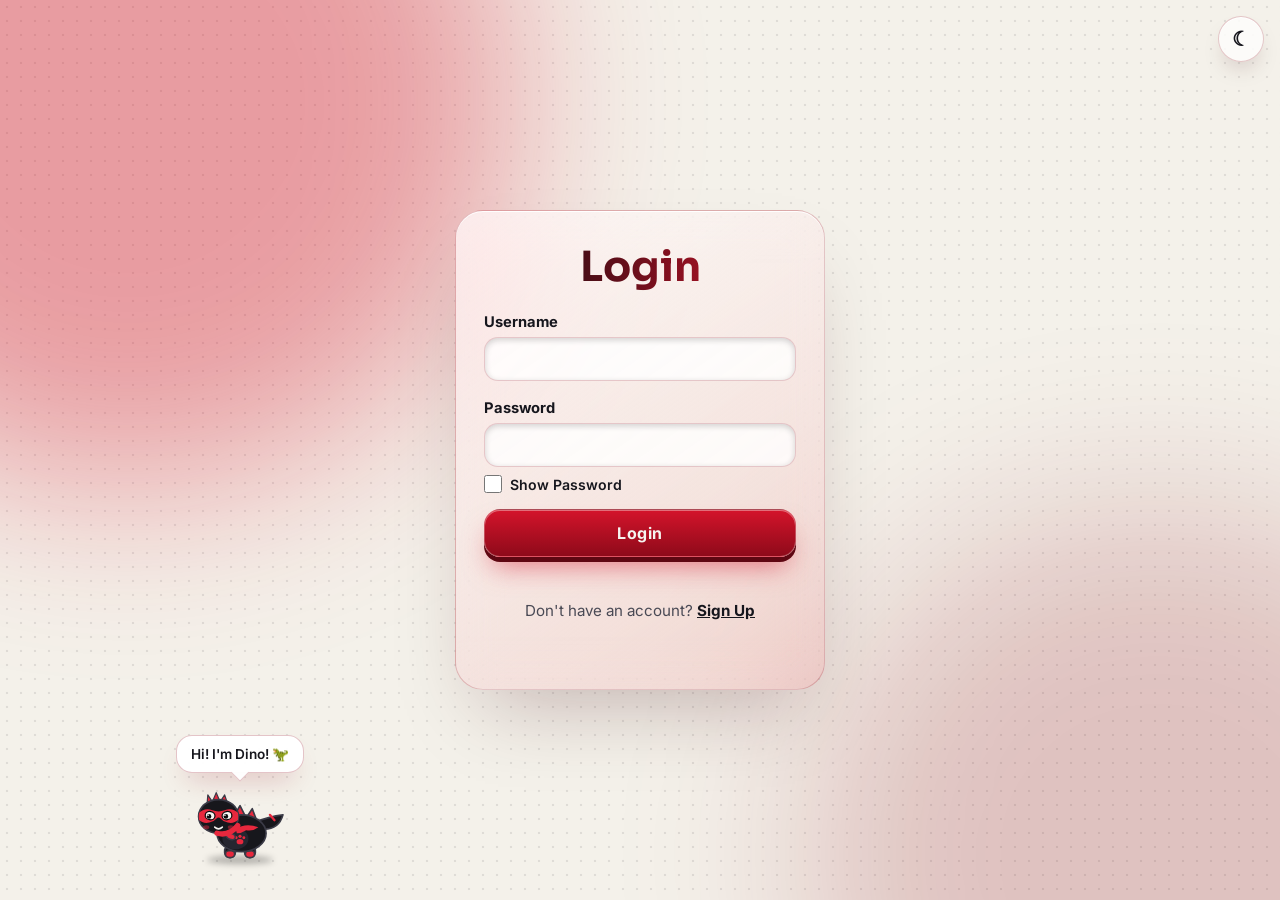
<file: login.html>
<!DOCTYPE html>
<html lang="en">
<head>
    <meta charset="UTF-8">
    <meta name="viewport" content="width=device-width, initial-scale=1.0">
    <title>Login & Sign Up Page</title>
    <link rel="preconnect" href="https://fonts.googleapis.com">
    <link rel="preconnect" href="https://fonts.gstatic.com" crossorigin>
    <link href="https://fonts.googleapis.com/css2?family=Inter:wght@400;600;700&family=Sora:wght@600;700&display=swap" rel="stylesheet">
    <link rel="stylesheet" href="login_style.css">
    <script>try{var t=localStorage.getItem("theme");if(t!=="light"&&t!=="dark")t=matchMedia("(prefers-color-scheme: light)").matches?"light":"dark";document.documentElement.dataset.theme=t}catch(e){document.documentElement.dataset.theme="dark"}</script>
</head>
<body>
    <div class="form-container">
        <h2 id="formTitle">Login</h2>
        <form id="authForm">
            <label for="username">Username</label>
            <input type="text" id="username" required>

            <label for="password">Password</label>
            <input type="password" id="password" required>

            <!-- Show Password Checkbox (only for Login) -->
            <div class="show-password" id="showPasswordContainer">
                <input type="checkbox" id="showPassword" onclick="togglePasswordVisibility()">
                <label for="showPassword">Show Password</label>
            </div>

            <!-- Confirm password field for sign-up form -->
            <label for="confirmPassword" id="confirmPasswordLabel" style="display: none;">Confirm Password</label>
            <input type="password" id="confirmPassword" style="display: none;">
            
            <!-- Password match message -->
            <p id="passwordMatchMessage" style="display: none;"></p>

            <!-- Shown on the Sign Up form only -->
            <p class="demo-note" id="demoNote" hidden>This is a demo site: accounts are saved only in your own browser. Please do not use a real password.</p>

            <button type="button" onclick="handleSubmit()">Login</button>
            <p id="errorMessage"></p>

            <!-- Toggle link to switch between forms -->
            <p id="toggleText">Don't have an account? <a href="#" onclick="toggleForm()">Sign Up</a></p>
        </form>
    </div>
    <button type="button" class="theme-toggle" id="themeToggle"></button>

    <!-- Embedded JavaScript -->
    <script>
        let isLogin = true;
        function toggleForm() {
            const formTitle = document.getElementById('formTitle');
            const confirmPassword = document.getElementById('confirmPassword');
            const confirmPasswordLabel = document.getElementById('confirmPasswordLabel');
            const submitButton = document.querySelector('#authForm button');
            const toggleText = document.getElementById('toggleText');
            const showPasswordContainer = document.getElementById('showPasswordContainer');

            // Clear form fields when toggling
            document.getElementById('authForm').reset();
            document.getElementById('errorMessage').textContent = ''; // Clear any error message

            if (isLogin) {
                // Switch to Sign-Up form
                formTitle.textContent = 'Sign Up';
                confirmPassword.style.display = 'block';
                confirmPasswordLabel.style.display = 'block';
                submitButton.textContent = 'Sign Up';
                toggleText.innerHTML = 'Already have an account? <a href="#" onclick="toggleForm()">Login</a>';
                showPasswordContainer.style.visibility = 'hidden'; // Hide without shifting layout
                document.getElementById('demoNote').hidden = false;
                isLogin = false;
            } else {
                // Switch to Login form
                formTitle.textContent = 'Login';
                confirmPassword.style.display = 'none';
                confirmPasswordLabel.style.display = 'none';
                submitButton.textContent = 'Login';
                toggleText.innerHTML = 'Don\'t have an account? <a href="#" onclick="toggleForm()">Sign Up</a>';
                showPasswordContainer.style.visibility = 'visible'; // Show Show Password checkbox
                document.getElementById('demoNote').hidden = true;
                isLogin = true;
            }
        }

        /* ---------- Account helpers ----------
        Accounts are saved in this browser only (localStorage), so every visitor has their own
        list of accounts. Passwords are never saved as plain text: they are salted and hashed. */
        const USERS_KEY = 'infot2_users';

        // SHA-256 (works on every browser, with or without https)
        const SHA_K = [
            0x428a2f98, 0x71374491, 0xb5c0fbcf, 0xe9b5dba5, 0x3956c25b, 0x59f111f1, 0x923f82a4, 0xab1c5ed5,
            0xd807aa98, 0x12835b01, 0x243185be, 0x550c7dc3, 0x72be5d74, 0x80deb1fe, 0x9bdc06a7, 0xc19bf174,
            0xe49b69c1, 0xefbe4786, 0x0fc19dc6, 0x240ca1cc, 0x2de92c6f, 0x4a7484aa, 0x5cb0a9dc, 0x76f988da,
            0x983e5152, 0xa831c66d, 0xb00327c8, 0xbf597fc7, 0xc6e00bf3, 0xd5a79147, 0x06ca6351, 0x14292967,
            0x27b70a85, 0x2e1b2138, 0x4d2c6dfc, 0x53380d13, 0x650a7354, 0x766a0abb, 0x81c2c92e, 0x92722c85,
            0xa2bfe8a1, 0xa81a664b, 0xc24b8b70, 0xc76c51a3, 0xd192e819, 0xd6990624, 0xf40e3585, 0x106aa070,
            0x19a4c116, 0x1e376c08, 0x2748774c, 0x34b0bcb5, 0x391c0cb3, 0x4ed8aa4a, 0x5b9cca4f, 0x682e6ff3,
            0x748f82ee, 0x78a5636f, 0x84c87814, 0x8cc70208, 0x90befffa, 0xa4506ceb, 0xbef9a3f7, 0xc67178f2
        ];

        function utf8Bytes(str) {
            const out = [];
            for (let i = 0; i < str.length; i++) {
                let c = str.charCodeAt(i);
                if (c < 128) {
                    out.push(c);
                } else if (c < 2048) {
                    out.push(192 | (c >> 6), 128 | (c & 63));
                } else if (c >= 0xd800 && c <= 0xdbff && i + 1 < str.length) {
                    const d = str.charCodeAt(++i);
                    c = 0x10000 + ((c & 0x3ff) << 10) + (d & 0x3ff);
                    out.push(240 | (c >> 18), 128 | ((c >> 12) & 63), 128 | ((c >> 6) & 63), 128 | (c & 63));
                } else {
                    out.push(224 | (c >> 12), 128 | ((c >> 6) & 63), 128 | (c & 63));
                }
            }
            return out;
        }

        function sha256(text) {
            const rotr = (v, n) => (v >>> n) | (v << (32 - n));
            const b = utf8Bytes(text);
            const bitLen = b.length * 8;
            b.push(0x80);
            while (b.length % 64 !== 56) { b.push(0); }
            const hi = Math.floor(bitLen / 4294967296), lo = bitLen >>> 0;
            b.push((hi >>> 24) & 255, (hi >>> 16) & 255, (hi >>> 8) & 255, hi & 255,
                   (lo >>> 24) & 255, (lo >>> 16) & 255, (lo >>> 8) & 255, lo & 255);
            const h = [0x6a09e667, 0xbb67ae85, 0x3c6ef372, 0xa54ff53a, 0x510e527f, 0x9b05688c, 0x1f83d9ab, 0x5be0cd19];
            const w = new Array(64);
            for (let i = 0; i < b.length; i += 64) {
                for (let t = 0; t < 16; t++) {
                    w[t] = (b[i + 4 * t] << 24) | (b[i + 4 * t + 1] << 16) | (b[i + 4 * t + 2] << 8) | b[i + 4 * t + 3];
                }
                for (let t = 16; t < 64; t++) {
                    const s0 = rotr(w[t - 15], 7) ^ rotr(w[t - 15], 18) ^ (w[t - 15] >>> 3);
                    const s1 = rotr(w[t - 2], 17) ^ rotr(w[t - 2], 19) ^ (w[t - 2] >>> 10);
                    w[t] = (w[t - 16] + s0 + w[t - 7] + s1) | 0;
                }
                let [a, bb, c, d, e, f, g, hh] = h;
                for (let t = 0; t < 64; t++) {
                    const S1 = rotr(e, 6) ^ rotr(e, 11) ^ rotr(e, 25);
                    const ch = (e & f) ^ (~e & g);
                    const t1 = (hh + S1 + ch + SHA_K[t] + w[t]) | 0;
                    const S0 = rotr(a, 2) ^ rotr(a, 13) ^ rotr(a, 22);
                    const maj = (a & bb) ^ (a & c) ^ (bb & c);
                    const t2 = (S0 + maj) | 0;
                    hh = g; g = f; f = e; e = (d + t1) | 0; d = c; c = bb; bb = a; a = (t1 + t2) | 0;
                }
                h[0] = (h[0] + a) | 0; h[1] = (h[1] + bb) | 0; h[2] = (h[2] + c) | 0; h[3] = (h[3] + d) | 0;
                h[4] = (h[4] + e) | 0; h[5] = (h[5] + f) | 0; h[6] = (h[6] + g) | 0; h[7] = (h[7] + hh) | 0;
            }
            return h.map(x => ('00000000' + (x >>> 0).toString(16)).slice(-8)).join('');
        }

        function newSalt() {
            const bytes = new Uint8Array(16);
            if (window.crypto && window.crypto.getRandomValues) {
                window.crypto.getRandomValues(bytes);
            } else {
                for (let i = 0; i < bytes.length; i++) { bytes[i] = Math.floor(Math.random() * 256); }
            }
            return Array.prototype.map.call(bytes, x => ('0' + x.toString(16)).slice(-2)).join('');
        }

        function hashPassword(password, salt) {
            let h = salt + ':' + password;
            for (let i = 0; i < 1000; i++) { h = sha256(h + salt + password); }
            return h;
        }

        // Can this browser save data? (it can not in some private windows or when site data is blocked)
        function storageReady() {
            try {
                localStorage.setItem('infot2_test', '1');
                localStorage.removeItem('infot2_test');
                return true;
            } catch (e) {
                return false;
            }
        }

        function loadUsers() {
            try {
                const data = JSON.parse(localStorage.getItem(USERS_KEY) || '{}');
                return (data && typeof data === 'object' && !Array.isArray(data)) ? data : {};
            } catch (e) {
                return {};
            }
        }

        function saveUsers(users) {
            try {
                localStorage.setItem(USERS_KEY, JSON.stringify(users));
                return true;
            } catch (e) {
                return false;
            }
        }

        // Usernames are not case-sensitive. The "u_" prefix keeps odd names safe.
        function userKey(username) { return 'u_' + username.toLowerCase(); }

        function handleSubmit() {
            const username = document.getElementById('username').value.trim().replace(/\s+/g, ' '); // spaces are allowed; extra spaces are tidied
            const password = document.getElementById('password').value;
            const errorMessage = document.getElementById('errorMessage');
            errorMessage.textContent = '';

            if (!storageReady()) {
                errorMessage.textContent = 'Your browser is blocking site data, so accounts cannot be saved. Please allow cookies/site data or use a normal (non-private) window.';
                return;
            }

            if (isLogin) {
                if (!username || !password) {
                    errorMessage.textContent = 'Please enter your username and password';
                    return;
                }

                const users = loadUsers();
                const key = userKey(username);
                const account = Object.prototype.hasOwnProperty.call(users, key) ? users[key] : null;

                if (!account) {
                    // No account with this username yet: take the user to the Sign Up page
                    toggleForm();
                    document.getElementById('username').value = username;
                    if (window.petPopup) {
                        petPopup({
                            icon: '\uD83E\uDD96',
                            title: 'No account yet',
                            text: "We couldn't find an account with that username, so we took you to the Sign Up page. Already registered? Tap Login and check your username.",
                            buttons: [{ label: 'OK', primary: true }]
                        });
                    } else {
                        alert('No account found. Please sign up first.');
                    }
                    return;
                }

                if (hashPassword(password, account.salt) === account.hash) {
                    try {
                        localStorage.setItem('isLoggedIn', 'true');
                        localStorage.setItem('infot2_current', account.name);
                    } catch (e) {}
                    const welcome = 'Welcome back, ' + account.name + '! You are logged in.';
                    if (window.petFlash) {
                        petFlash(welcome); // shown on the home page
                    } else {
                        alert(welcome);
                    }
                    window.location.href = 'index.html'; // Redirect to home page if credentials are valid
                } else {
                    errorMessage.textContent = 'Invalid username or password';
                }
            } else {
                const confirmPassword = document.getElementById('confirmPassword').value;

                if (!username || !password || !confirmPassword) {
                    errorMessage.textContent = 'Please fill out all fields';
                } else if (username.length < 3 || username.length > 30 || !/^[\p{L}\p{N}_.-]+( [\p{L}\p{N}_.-]+)*$/u.test(username)) {
                    errorMessage.textContent = 'Username must be 3-30 characters: letters, numbers, spaces, dot, dash or underscore';
                } else if (password.length < 6) {
                    errorMessage.textContent = 'Password must be at least 6 characters';
                } else if (password !== confirmPassword) {
                    errorMessage.textContent = 'Passwords do not match';
                } else {
                    const users = loadUsers();
                    const key = userKey(username);

                    if (Object.prototype.hasOwnProperty.call(users, key)) {
                        errorMessage.textContent = 'That username is already taken. Please choose another one.';
                        return;
                    }

                    const salt = newSalt();
                    users[key] = { name: username, salt: salt, hash: hashPassword(password, salt), created: Date.now() };

                    // Save, then read it back to be sure the account really exists
                    const saved = saveUsers(users) && Object.prototype.hasOwnProperty.call(loadUsers(), key);
                    if (!saved) {
                        errorMessage.textContent = 'Sorry, your account could not be saved. Please check that your browser allows site data and try again.';
                        return;
                    }

                    document.getElementById('authForm').reset();
                    toggleForm(); // Switch back to login form after sign-up
                    document.getElementById('username').value = username; // so they only need to type the password

                    if (window.petPopup) {
                        petPopup({
                            icon: '\uD83C\uDF89',
                            title: 'Account successfully created!',
                            text: 'You can now log in with your new username and password.',
                            buttons: [{ label: "OK, let's log in", primary: true }]
                        });
                    } else {
                        alert('Account created successfully! You can now log in.');
                    }
                }
            }
        }

        // Pressing Enter in a text box does the same as clicking the button
        document.getElementById('authForm').addEventListener('keydown', function (e) {
            if (e.key === 'Enter' && e.target.tagName === 'INPUT' && e.target.type !== 'checkbox') {
                e.preventDefault();
                handleSubmit();
            }
        });

        
function togglePasswordVisibility() {
            const passwordField = document.getElementById('password');
            if (passwordField.type === 'password') {
                passwordField.type = 'text';
            } else {
                passwordField.type = 'password';
            }
        }

        document.getElementById('confirmPassword').addEventListener('input', checkPasswordMatch);

        function checkPasswordMatch() {
            const password = document.getElementById('password').value;
            const confirmPassword = document.getElementById('confirmPassword').value;
            const message = document.getElementById('passwordMatchMessage');

            if (confirmPassword === "") {
                message.style.display = 'none';
            } else if (confirmPassword === password) {
                message.textContent = 'Passwords match';
                message.className = 'match-ok';
                message.style.display = 'block';
            } else {
                message.textContent = 'Passwords do not match';
                message.className = 'match-bad';
                message.style.display = 'block';
            }
        }
    </script>
<script>
    // Dark / light mode (remembered in localStorage)
    (function () {
        var root = document.documentElement;
        var btn = document.getElementById('themeToggle');
        function paint() {
            var light = root.dataset.theme === 'light';
            btn.textContent = light ? '\u263E\uFE0E' : '\u2600\uFE0E';
            btn.setAttribute('aria-label', light ? 'Switch to dark mode' : 'Switch to light mode');
            btn.title = light ? 'Dark mode' : 'Light mode';
        }
        btn.addEventListener('click', function () {
            var next = root.dataset.theme === 'light' ? 'dark' : 'light';
            root.dataset.theme = next;
            try { localStorage.setItem('theme', next); } catch (e) {}
            paint();
        });
        paint();
    })();
</script>
<script src="pet.js"></script>
</body>
</html>
</file>
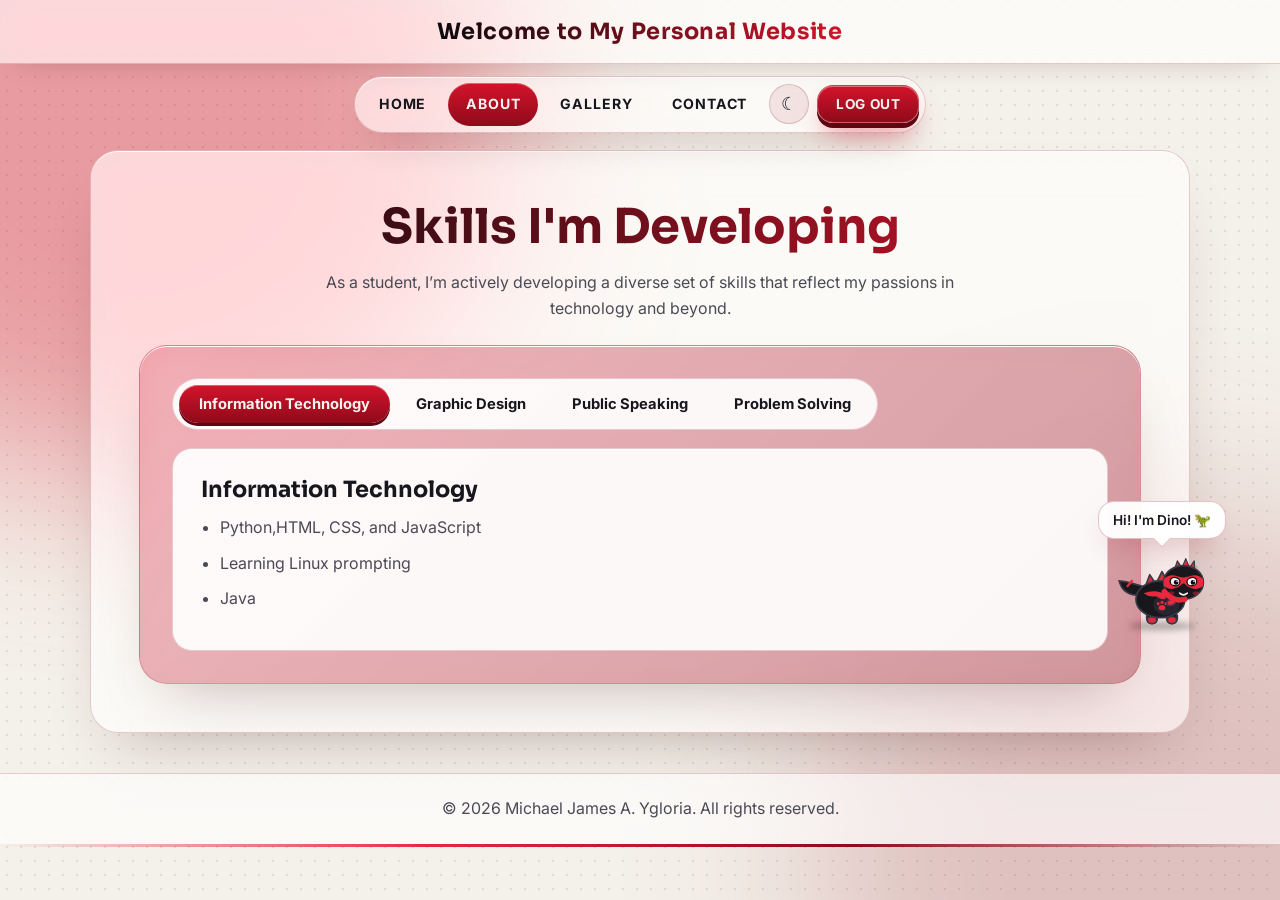
<file: skills.html>
<!DOCTYPE html>
<html lang="en">
<head>
    <meta charset="UTF-8">
    <meta name="viewport" content="width=device-width, initial-scale=1.0">
    <title>Skills I'm Developing</title>
    <link rel="preconnect" href="https://fonts.googleapis.com">
    <link rel="preconnect" href="https://fonts.gstatic.com" crossorigin>
    <link href="https://fonts.googleapis.com/css2?family=Inter:wght@400;600;700&family=Sora:wght@600;700&display=swap" rel="stylesheet">
    <link rel="stylesheet" href="style.css">
    <script>try{var t=localStorage.getItem("theme");if(t!=="light"&&t!=="dark")t=matchMedia("(prefers-color-scheme: light)").matches?"light":"dark";document.documentElement.dataset.theme=t}catch(e){document.documentElement.dataset.theme="dark"}</script>
</head>
<body>
    <header>
        <h1>Welcome to My Personal Website</h1>
    </header>

    <nav>
        <ul>
            <li><a href="index.html">HOME</a></li>
            <li class="dropdown">
                <a href="#" class="dropbtn">ABOUT</a>
                <div class="dropdown-content">
                    <a href="skills.html">Skills I'm Developing</a>
                    <a href="goals.html">My Goals as a Student</a>
                    <a href="funfacts.html">Fun Facts About Me</a>
                </div>
            </li>
            <li><a href="gallery.html">GALLERY</a></li>
            <li><a href="contact.html">CONTACT</a></li>
            <li><button type="button" class="theme-toggle" id="themeToggle"></button></li>
            <a href="javascript:void(0);" class="logout-button" onclick="confirmLogout()">LOG OUT</a>
        </ul>
    </nav>

    <section id="section2"></section>

    <section id="drop">
        <h2>Skills I'm Developing</h2>
        <p>As a student, I’m actively developing a diverse set of skills that reflect my passions in technology and beyond.</p>
    
        <section id="skills">
     
            <div class="tab">
                <button class="tablinks" onclick="openTab(event, 'IT')">Information Technology</button>
                <button class="tablinks" onclick="openTab(event, 'GraphicDesign')">Graphic Design</button>
                <button class="tablinks" onclick="openTab(event, 'PublicSpeaking')">Public Speaking</button>
                <button class="tablinks" onclick="openTab(event, 'ProblemSolving')">Problem Solving</button>
            </div>
     
            <div id="IT" class="tabcontent">
                <h3>Information Technology</h3>
                <ul>
                    <li> Python,HTML, CSS, and JavaScript</li>
                    <li>Learning Linux prompting</li>
                    <li> Java</li>
                </ul>
            </div>
     
            <div id="GraphicDesign" class="tabcontent" style="display:none;">
                <h3>Graphic Design</h3>
                <ul>
                    <li>UI/UX</li>
                    <li>System Design</li>
                    <li> Front-end basic HTML/CSS/JavaScript</li>
                </ul>
            </div>

            <div id="PublicSpeaking" class="tabcontent" style="display:none;">
                <h3>Public Speaking</h3>
                <ul>
                    <li>Developing communication skills through reporting in school</li>
                    <li>Communicating and sharing my opinions to older than me when talking</li>
                    <li>Explaining ideas clearly and calmly to someone like my classmates, friends, family, and other people that ask quistions to me.</li>
                </ul>
            </div>

            <div id="ProblemSolving" class="tabcontent" style="display:none;">
                <h3>Problem Solving and Critical Thinking</h3>
                <ul>
                    <li>Coding different types of problems adn solving it</li>
                    <li>Selecting the best simple solution but effective challenging everyday with diffent problems in math</li>
                    <li>Doing my best to solve problems that give me a challenge</li>
                </ul>
            </div>
        </section>
    </section>

    <footer>
        <p>&copy; 2026 Michael James A. Ygloria. All rights reserved.</p>
    </footer>
    <div class="footer-divider"></div> <!-- Orange line -->

<script>
function openTab(evt, tabName) {
    // Get all tab content elements
    const tabcontents = document.getElementsByClassName("tabcontent");
    // Hide all tab content
    for (let i = 0; i < tabcontents.length; i++) {
        tabcontents[i].style.display = "none";
    }

    // Remove "active" class from all tab links
    const tablinks = document.getElementsByClassName("tablinks");
    for (let i = 0; i < tablinks.length; i++) {
        tablinks[i].classList.remove("active");
    }

    // Show the current tab
    document.getElementById(tabName).style.display = "block";
    evt.currentTarget.classList.add("active");
}

// Initially show the first tab content
document.addEventListener("DOMContentLoaded", function() {
    document.querySelector('.tablinks').click(); // Simulates a click on the first tab
});
</script>

<script>
    // Logout function with confirmation
    function confirmLogout() {
        // Pop-up message (pet.js). If pet.js is missing, the browser's confirm box is used below.
        if (window.showLogoutPopup) { showLogoutPopup(); return; }
        // Show a confirmation message to the user
        const confirmLogout = confirm("Are you sure you want to log out?");
     
        // If the user confirms, proceed with logging out
        if (confirmLogout) {
            // Mark the user as logged out in localStorage (if used)
            localStorage.removeItem('isLoggedIn'); // Or any other keys related to login credentials
     
            // Redirect to the login page
            window.location.href = 'login.html';
        } else {
            // If the user cancels, do nothing
            return;
        }
    }
</script>

<script>
// Dark / light mode, dropdown menu, active link and fun fact cards
(function () {
    var root = document.documentElement;

    // ----- Dark / light mode (remembered in localStorage) -----
    var themeBtn = document.getElementById('themeToggle');
    function paintTheme() {
        var light = root.dataset.theme === 'light';
        themeBtn.textContent = light ? '\u263E\uFE0E' : '\u2600\uFE0E';
        themeBtn.setAttribute('aria-label', light ? 'Switch to dark mode' : 'Switch to light mode');
        themeBtn.title = light ? 'Dark mode' : 'Light mode';
    }
    themeBtn.addEventListener('click', function () {
        var next = root.dataset.theme === 'light' ? 'dark' : 'light';
        root.dataset.theme = next;
        try { localStorage.setItem('theme', next); } catch (e) {}
        paintTheme();
    });
    paintTheme();

    // ----- Highlight the current page in the menu -----
    var page = location.pathname.split('/').pop() || 'index.html';
    document.querySelectorAll('nav a[href]').forEach(function (a) {
        if (a.getAttribute('href') === page) { a.classList.add('active'); }
    });
    if (['skills.html', 'goals.html', 'funfacts.html'].indexOf(page) !== -1) {
        document.querySelector('.dropbtn').classList.add('active');
    }

    // ----- ABOUT dropdown: opens on hover, click/tap or keyboard -----
    var dd = document.querySelector('.dropdown');
    var ddBtn = dd.querySelector('.dropbtn');
    ddBtn.setAttribute('aria-haspopup', 'true');
    ddBtn.setAttribute('aria-expanded', 'false');
    ddBtn.addEventListener('click', function (e) {
        e.preventDefault();
        var open = dd.classList.toggle('open');
        ddBtn.setAttribute('aria-expanded', open);
    });
    document.addEventListener('click', function (e) {
        if (!dd.contains(e.target)) { dd.classList.remove('open'); ddBtn.setAttribute('aria-expanded', 'false'); }
    });
    document.addEventListener('keydown', function (e) {
        if (e.key === 'Escape') { dd.classList.remove('open'); ddBtn.setAttribute('aria-expanded', 'false'); }
    });

    // ----- Fun fact cards: tap / Enter pins the card open, mouse tilts it -----
    document.querySelectorAll('.funfact-card').forEach(function (card) {
        card.tabIndex = 0;
        card.setAttribute('role', 'button');
        card.setAttribute('aria-pressed', 'false');
        function toggle() {
            var open = card.classList.toggle('open');
            card.setAttribute('aria-pressed', open);
        }
        card.addEventListener('click', toggle);
        card.addEventListener('keydown', function (e) {
            if (e.key === 'Enter' || e.key === ' ') { e.preventDefault(); toggle(); }
        });
        card.addEventListener('pointermove', function (e) {
            if (e.pointerType !== 'mouse') { return; }
            var r = card.getBoundingClientRect();
            card.style.setProperty('--ry', (((e.clientX - r.left) / r.width - 0.5) * 14) + 'deg');
            card.style.setProperty('--rx', (-((e.clientY - r.top) / r.height - 0.5) * 12) + 'deg');
        });
        card.addEventListener('pointerleave', function () {
            card.style.setProperty('--rx', '0deg');
            card.style.setProperty('--ry', '0deg');
        });
    });
})();
</script>
<script src="pet.js"></script>
</body>
</html>
</file>
<file: style.css>
/* ==========================================================
   INFOT 2 - Main stylesheet (all pages except login)
   Palette: suit black #0A0A0D and #16161D,
            hero red #D4142B / #E8283D, deep red #8E0A1A,
            comic-page white #F6F4F0 (paper #F4F1EA in light mode)
   Dark mode = default.  Light mode = html[data-theme="light"]
   ========================================================== */

/* ---------- Theme colors ---------- */
:root {
    --white: #F6F4F0;
    --red: #E8283D;
    --red-deep: #8E0A1A;
    --ink2: #16161D;
    --ink: #0A0A0D;

    --bg: #0A0A0D;
    --bg2: #16161D;
    --text: #F6F4F0;
    --muted: #C8C6CC;
    --glass: rgba(18, 18, 24, 0.58);
    --glass-strong: rgba(18, 18, 24, 0.86);
    --edge: rgba(246, 244, 240, 0.16);
    --hl: rgba(246, 244, 240, 0.2);
    --hover: rgba(246, 244, 240, 0.1);
    --shadow: rgba(0, 0, 0, 0.65);
    --field: rgba(246, 244, 240, 0.07);
    --glow1: rgba(212, 20, 43, 0.42);
    --glow2: rgba(142, 10, 26, 0.7);
    --head-grad: linear-gradient(90deg, #F6F4F0 0%, #E8283D 100%);
    --front-bg: linear-gradient(145deg, rgba(142, 10, 26, 0.8), rgba(18, 18, 24, 0.95));
    --back-bg: linear-gradient(145deg, #16161D, #0A0A0D);
    --back-ring: rgba(212, 20, 43, 0.85);
    --overlay: rgba(10, 10, 13, 0.9);
    --err: #FF8A94;
    --btn: linear-gradient(180deg, #D4142B, #8E0A1A);
    --btn-edge: #5E0712;
    --on-btn: #F6F4F0;
    --dots: rgba(246, 244, 240, 0.05);
    color-scheme: dark;
}

:root[data-theme="light"] {
    --bg: #F4F1EA;
    --bg2: #E9E4D8;
    --text: #16161D;
    --muted: #4A4A55;
    --glass: rgba(255, 255, 255, 0.62);
    --glass-strong: rgba(255, 255, 255, 0.92);
    --edge: rgba(142, 10, 26, 0.2);
    --hl: rgba(255, 255, 255, 0.95);
    --hover: rgba(142, 10, 26, 0.09);
    --shadow: rgba(60, 6, 14, 0.28);
    --field: rgba(255, 255, 255, 0.78);
    --glow1: rgba(212, 20, 43, 0.38);
    --glow2: rgba(142, 10, 26, 0.2);
    --head-grad: linear-gradient(90deg, #0A0A0D 0%, #D4142B 100%);
    --front-bg: linear-gradient(145deg, rgba(255, 255, 255, 0.97), rgba(250, 226, 224, 0.97));
    --back-bg: linear-gradient(145deg, #8E0A1A, #16161D);
    --back-ring: rgba(212, 20, 43, 0.85);
    --overlay: rgba(244, 241, 234, 0.93);
    --err: #B0102A;
    --dots: rgba(10, 10, 13, 0.09);
    color-scheme: light;
}

/* ---------- Base ---------- */
*, *::before, *::after { box-sizing: border-box; }

html { scroll-behavior: smooth; }

body {
    font-family: 'Inter', 'Trebuchet MS', system-ui, sans-serif;
    margin: 0;
    padding: 0;
    min-height: 100vh;
    line-height: 1.6;
    color: var(--text);
    background-color: var(--bg);
    background-image: radial-gradient(var(--dots) 1px, transparent 1.6px);
    background-size: 14px 14px;
    overflow-x: hidden;
}

h1, h2, h3 { font-family: 'Sora', 'Trebuchet MS', system-ui, sans-serif; line-height: 1.15; }
p { color: var(--muted); }
:focus-visible { outline: 2px solid var(--red); outline-offset: 3px; }

/* Soft glowing background blobs */
body::before, body::after {
    content: "";
    position: fixed;
    z-index: -1;
    border-radius: 50%;
    filter: blur(90px);
    pointer-events: none;
}
body::before {
    width: 60vmax; height: 60vmax; left: -20vmax; top: -22vmax;
    background: var(--glow1);
    animation: drift 24s ease-in-out infinite alternate;
}
body::after {
    width: 55vmax; height: 55vmax; right: -18vmax; bottom: -24vmax;
    background: var(--glow2);
    animation: drift 30s ease-in-out infinite alternate-reverse;
}
@keyframes drift { to { transform: translate3d(8vmax, 6vmax, 0) scale(1.15); } }

/* ---------- Header and navigation ---------- */
header {
    position: fixed;
    top: 0;
    left: 0;
    width: 100%;
    height: 64px;
    z-index: 999;
    display: flex;
    align-items: center;
    justify-content: center;
    padding: 0 16px;
    background: var(--glass);
    -webkit-backdrop-filter: blur(18px) saturate(140%);
    backdrop-filter: blur(18px) saturate(140%);
    border-bottom: 1px solid var(--edge);
    box-shadow: 0 12px 30px -18px var(--shadow);
}

header h1 {
    margin: 0;
    font-size: clamp(1rem, 2.6vw, 1.4rem);
    letter-spacing: 0.03em;
    text-align: center;
    background: var(--head-grad);
    -webkit-background-clip: text;
    background-clip: text;
    -webkit-text-fill-color: transparent;
}

nav {
    position: fixed;
    top: 76px;
    left: 0;
    width: 100%;
    z-index: 998;
    display: flex;
    justify-content: center;
    padding: 0 10px;
    pointer-events: none;
}

nav ul {
    pointer-events: auto;
    list-style-type: none;
    margin: 0;
    padding: 6px;
    display: flex;
    flex-wrap: wrap;
    align-items: center;
    justify-content: center;
    gap: 4px;
    max-width: 100%;
    border-radius: 999px;
    background: var(--glass);
    -webkit-backdrop-filter: blur(18px) saturate(140%);
    backdrop-filter: blur(18px) saturate(140%);
    border: 1px solid var(--edge);
    box-shadow: 0 18px 40px -18px var(--shadow), inset 0 1px 0 var(--hl);
}

nav ul li { margin: 0; position: relative; }

nav ul li a {
    display: block;
    padding: 10px 18px;
    border-radius: 999px;
    color: var(--text);
    text-decoration: none;
    font-weight: 700;
    font-size: 0.88rem;
    letter-spacing: 0.06em;
    transition: background 0.2s, color 0.2s;
}

nav ul li a:hover,
.dropdown:hover .dropbtn,
.dropdown.open .dropbtn { background: var(--hover); }

nav ul li a.active {
    background: var(--btn);
    color: var(--on-btn);
    box-shadow: inset 0 1px 0 rgba(246, 244, 240, 0.35);
}

/* Dropdown */
.dropdown-content {
    display: none;
    position: absolute;
    top: 100%;
    left: 50%;
    transform: translateX(-50%);
    min-width: 240px;
    padding: 14px 8px 8px;
    isolation: isolate;
    z-index: 5;
}
.dropdown-content::before {
    content: "";
    position: absolute;
    inset: 8px 0 0 0;
    z-index: -1;
    border-radius: 18px;
    background: var(--glass-strong);
    -webkit-backdrop-filter: blur(18px);
    backdrop-filter: blur(18px);
    border: 1px solid var(--edge);
    box-shadow: 0 22px 40px -16px var(--shadow);
}
.dropdown:hover .dropdown-content,
.dropdown.open .dropdown-content { display: block; animation: pop 0.25s ease; }
@keyframes pop { from { opacity: 0; transform: translateX(-50%) translateY(-6px); } }

.dropdown-content a {
    display: block;
    padding: 11px 16px;
    border-radius: 12px;
    color: var(--text);
    text-decoration: none;
    font-weight: 600;
    font-size: 0.92rem;
}
.dropdown-content a:hover { background: var(--hover); }

/* Dark / light switch (in the nav bar) */
.theme-toggle {
    width: 40px;
    height: 40px;
    display: grid;
    place-items: center;
    padding: 0;
    border-radius: 50%;
    border: 1px solid var(--edge);
    background: var(--hover);
    color: var(--text);
    font-size: 1.15rem;
    line-height: 1;
    cursor: pointer;
    transition: background 0.2s, transform 0.2s;
}
.theme-toggle:hover { background: var(--red-deep); color: var(--white); transform: rotate(18deg); }

/* ---------- 3D buttons ---------- */
.see-more-button,
.contact-form button,
.logout-button {
    display: inline-block;
    padding: 12px 28px;
    border: 1px solid rgba(246, 244, 240, 0.28);
    border-radius: 16px;
    background: var(--btn);
    color: var(--on-btn);
    font: 700 0.95rem 'Inter', 'Trebuchet MS', sans-serif;
    letter-spacing: 0.04em;
    text-decoration: none;
    cursor: pointer;
    box-shadow: 0 5px 0 var(--btn-edge), 0 16px 28px -8px rgba(212, 20, 43, 0.55), inset 0 1px 0 rgba(246, 244, 240, 0.4);
    transition: transform 0.12s, box-shadow 0.12s, filter 0.2s;
}
.see-more-button:hover,
.contact-form button:hover,
.logout-button:hover { transform: translateY(-2px); filter: brightness(1.12); }
.see-more-button:active,
.contact-form button:active,
.logout-button:active {
    transform: translateY(4px);
    box-shadow: 0 1px 0 var(--btn-edge), 0 6px 12px -4px rgba(212, 20, 43, 0.5);
}

nav ul .logout-button { margin-left: 4px; padding: 10px 18px; font-size: 0.85rem; }

.see-more-container { text-align: center; margin-top: 26px; }

/* ---------- Glass sections ---------- */
section {
    width: min(1100px, 92%);
    margin: 0 auto 28px;
    padding: clamp(22px, 4vw, 48px);
    background: var(--glass);
    -webkit-backdrop-filter: blur(18px) saturate(140%);
    backdrop-filter: blur(18px) saturate(140%);
    border: 1px solid var(--edge);
    border-radius: 28px;
    box-shadow: 0 30px 60px -28px var(--shadow), inset 0 1px 0 var(--hl);
}

/* The gallery section holds the fixed full-screen lightbox, so it must not use backdrop-filter
   (backdrop-filter would trap the lightbox inside the section instead of the whole screen) */
#gallery {
    background: var(--glass-strong);
    -webkit-backdrop-filter: none;
    backdrop-filter: none;
}

/* Empty spacer that keeps content below the fixed header + nav */
#section2 {
    width: 100%;
    height: 150px;
    margin: 0 auto;
    padding: 0;
    background: none;
    border: 0;
    box-shadow: none;
    -webkit-backdrop-filter: none;
    backdrop-filter: none;
}

#drop h2, #gallery h2, #contact h2 {
    margin: 0 0 14px;
    text-align: center;
    font-size: clamp(1.8rem, 4.6vw, 3rem);
    background: var(--head-grad);
    -webkit-background-clip: text;
    background-clip: text;
    -webkit-text-fill-color: transparent;
}
#contact h2 { font-size: clamp(1.6rem, 3.4vw, 2.2rem); }
#drop p { text-align: center; margin-left: auto; margin-right: auto; max-width: 70ch; }

/* ---------- Home: slider ---------- */
.slider {
    width: min(1100px, 92%);
    margin: 0 auto 32px;
    position: relative;
    overflow: hidden;
    border-radius: 28px;
    border: 1px solid var(--edge);
    box-shadow: 0 40px 80px -30px var(--shadow);
    background: var(--bg2);
}

.slides { display: flex; transition: transform 0.8s cubic-bezier(0.7, 0, 0.2, 1); }

.slide {
    position: relative;
    min-width: 100%;
    height: clamp(300px, 50vw, 540px);
    background: linear-gradient(135deg, var(--red-deep), var(--ink2));
}

.slides img { display: block; width: 100%; height: 100%; object-fit: cover; }

.slide::after {
    content: "";
    position: absolute;
    inset: 0;
    background: linear-gradient(180deg, transparent 40%, rgba(10, 10, 13, 0.35));
    pointer-events: none;
}

.text-overlay {
    position: absolute;
    top: 50%;
    left: 50%;
    z-index: 2;
    width: max-content;
    max-width: 86%;
    padding: clamp(16px, 3vw, 30px) clamp(22px, 5vw, 56px);
    text-align: center;
    border-radius: 24px;
    background: var(--glass-strong);
    -webkit-backdrop-filter: blur(14px);
    backdrop-filter: blur(14px);
    border: 1px solid var(--edge);
    box-shadow: 0 30px 60px -20px var(--shadow), inset 0 1px 0 var(--hl);
    transform: translate(-50%, -50%) perspective(800px) rotateY(calc(var(--px, 0) * 10deg)) rotateX(calc(var(--py, 0) * -8deg));
    transition: transform 0.2s ease-out;
}
.text-overlay h1 { margin: 0; font-size: clamp(1.3rem, 3.6vw, 2.4rem); color: var(--text); }

.slide-arrow {
    position: absolute;
    top: 50%;
    translate: 0 -50%;
    z-index: 3;
    width: 48px;
    height: 48px;
    padding: 0;
    border-radius: 50%;
    border: 1px solid var(--edge);
    background: var(--glass-strong);
    color: var(--text);
    font-size: 1.6rem;
    line-height: 1;
    cursor: pointer;
    transition: background 0.2s, color 0.2s;
}
.slide-arrow:hover { background: var(--red-deep); color: var(--white); }
.slide-arrow.left { left: 14px; }
.slide-arrow.right { right: 14px; }

.slide-dots {
    position: absolute;
    bottom: 12px;
    left: 50%;
    translate: -50% 0;
    z-index: 3;
    display: flex;
    padding: 0 8px;
    border-radius: 999px;
    background: var(--glass-strong);
}
.slide-dots button {
    width: 10px;
    height: 10px;
    box-sizing: content-box;
    padding: 8px 4px;
    border: 0;
    border-radius: 99px;
    background: color-mix(in srgb, var(--text) 40%, transparent) content-box;
    cursor: pointer;
    transition: width 0.3s;
}
.slide-dots button.active { width: 26px; background: var(--red) content-box; }

/* ---------- Home: profile ---------- */
.container {
    display: flex;
    justify-content: center;
    align-items: center;
    gap: clamp(24px, 5vw, 56px);
    width: min(1100px, 92%);
    margin: 0 auto 28px;
    padding: clamp(22px, 4vw, 44px);
    background: var(--glass);
    -webkit-backdrop-filter: blur(18px) saturate(140%);
    backdrop-filter: blur(18px) saturate(140%);
    border: 1px solid var(--edge);
    border-radius: 28px;
    box-shadow: 0 30px 60px -28px var(--shadow), inset 0 1px 0 var(--hl);
}

.image-section { perspective: 1000px; flex: 0 0 auto; }
.image-section img {
    display: block;
    width: min(360px, 70vw);
    max-width: 100%;
    aspect-ratio: 4 / 5;
    object-fit: cover;
    object-position: center 20%;
    border-radius: 24px;
    border: 1px solid var(--edge);
    box-shadow: 0 30px 60px -20px var(--shadow), 0 0 0 6px rgba(212, 20, 43, 0.18);
    transform: rotateY(-10deg) rotateX(3deg);
    transition: transform 0.6s cubic-bezier(0.2, 0.8, 0.2, 1);
}
.image-section img:hover { transform: rotateY(0) rotateX(0) scale(1.02); }

.quote-section { max-width: 560px; text-align: left; }
.quote-section h1 {
    margin: 0 0 14px;
    font-size: clamp(1.8rem, 4vw, 2.7rem);
    background: var(--head-grad);
    -webkit-background-clip: text;
    background-clip: text;
    -webkit-text-fill-color: transparent;
}
.quote-section p { margin: 0 0 20px; font-size: 1.05rem; color: var(--muted); }
.quote-section blockquote {
    margin: 0;
    padding: 18px 22px;
    font-style: italic;
    font-size: 1.05rem;
    color: var(--text);
    background: var(--hover);
    border-left: 4px solid var(--red);
    border-radius: 14px;
}

/* ---------- Fun fact cards: "cube roll" animation ----------
   Each card is a little 3D cube seen from the front. When you click, tap or press
   Enter, it rolls forward on the X axis and the answer comes up from underneath.
   On hover the card tips back a little and shows the edge of the answer face. */
.funfact-container {
    display: flex;
    flex-wrap: wrap;
    gap: 26px;
    justify-content: center;
    align-items: center;
    padding: 24px 0 8px;
}

.funfact-card {
    --h: 210px;               /* card height = cube depth */
    width: 280px;
    height: var(--h);
    perspective: 900px;
    position: relative;
    cursor: pointer;
    outline-offset: 6px;
}

.funfact-inner {
    display: block;
    width: 100%;
    height: 100%;
    position: relative;
    transform-style: preserve-3d;
    transform: translateZ(calc(var(--h) / -2));
    transition: transform 0.85s cubic-bezier(0.6, -0.25, 0.25, 1.25);
}

/* Rolled: the answer face comes to the front */
.funfact-card.open .funfact-inner { transform: translateZ(calc(var(--h) / -2)) rotateX(90deg); }

/* Hover (mouse only): tip back a little */
@media (hover: hover) {
    .funfact-card:not(.open):hover .funfact-inner { transform: translateZ(calc(var(--h) / -2)) rotateX(-14deg); }
}

.funfact-front, .funfact-back {
    position: absolute;
    inset: 0;
    display: flex;
    flex-direction: column;
    align-items: center;
    justify-content: center;
    gap: 6px;
    padding: 18px;
    border-radius: 22px;
    text-align: center;
    border: 1px solid var(--edge);
}
.funfact-front p, .funfact-back p { margin: 0; line-height: 1.35; }

/* Front of the card */
.funfact-front {
    transform: translateZ(calc(var(--h) / 2));
    background: var(--front-bg);
    color: var(--text);
    box-shadow: 0 22px 40px -18px var(--shadow), inset 0 1px 0 var(--hl);
}
.funfact-front p { font-family: 'Sora', 'Trebuchet MS', sans-serif; font-size: 1.1rem; font-weight: 700; color: var(--text); }
.funfact-front::after { content: "Tap to roll"; font-size: 0.8rem; font-weight: 600; color: var(--muted); }

/* Back of the card (the answer) sits underneath the cube */
.funfact-back {
    transform: rotateX(-90deg) translateZ(calc(var(--h) / 2));
    background: var(--back-bg);
    box-shadow: inset 0 0 0 1px var(--back-ring), 0 0 30px -8px var(--red);
}
.funfact-back p { font-size: 0.98rem; font-weight: 600; color: #F6F4F0; }

/* ---------- Skills ---------- */
#skills {
    width: auto;
    max-width: none;
    margin: 24px 0 0;
    padding: clamp(18px, 3vw, 32px);
    background: linear-gradient(135deg, rgba(212, 20, 43, 0.3), rgba(142, 10, 26, 0.4));
}

.tab {
    display: flex;
    flex-wrap: wrap;
    gap: 6px;
    width: fit-content;
    max-width: 100%;
    margin-bottom: 18px;
    padding: 6px;
    border-radius: 999px;
    background: var(--glass-strong);
    border: 1px solid var(--edge);
}

.tab button {
    padding: 10px 20px;
    border: 0;
    border-radius: 999px;
    background: transparent;
    color: var(--text);
    font: 700 0.92rem 'Inter', 'Trebuchet MS', sans-serif;
    cursor: pointer;
    transition: background 0.25s, color 0.25s;
}
.tab button:hover { background: var(--hover); }
.tab button.active {
    background: var(--btn);
    color: var(--on-btn);
    box-shadow: 0 3px 0 var(--btn-edge), inset 0 1px 0 rgba(246, 244, 240, 0.35);
}

.tabcontent {
    display: none;
    padding: clamp(18px, 3vw, 28px);
    border: 1px solid var(--edge);
    border-radius: 20px;
    background: var(--glass-strong);
    box-shadow: inset 0 1px 0 var(--hl);
    animation: fadeIn 0.35s ease-in;
}
.tabcontent h3 { margin: 0 0 12px; font-size: 1.4rem; color: var(--text); }
.tabcontent ul { margin: 0; padding-left: 1.2em; }
.tabcontent li { margin: 10px 0; color: var(--muted); }
.tabcontent li strong { color: var(--text); }

/* ---------- Goals ---------- */
.goal-grid {
    display: grid;
    grid-template-columns: repeat(2, 1fr);
    gap: 24px;
    padding: 22px 0 6px;
    perspective: 1300px;
    align-items: start;
}

.goal-card {
    padding: 18px;
    border-radius: 22px;
    background: var(--glass);
    -webkit-backdrop-filter: blur(16px);
    backdrop-filter: blur(16px);
    border: 1px solid var(--edge);
    color: var(--text);
    cursor: pointer;
    overflow: hidden;
    box-shadow: 0 22px 40px -22px var(--shadow), inset 0 1px 0 var(--hl);
    transition: transform 0.35s, box-shadow 0.35s;
}
.goal-card:hover { transform: translateY(-6px) rotateX(3deg); box-shadow: 0 34px 50px -24px var(--shadow), inset 0 1px 0 var(--hl); }
.goal-card p { margin: 14px 6px 0; color: var(--text); }

.goal-header {
    padding: 16px;
    border-radius: 14px;
    font-family: 'Sora', 'Trebuchet MS', sans-serif;
    font-size: 1.3rem;
    text-align: center;
    color: #F6F4F0;
    box-shadow: inset 0 1px 0 rgba(246, 244, 240, 0.3);
}
.goal-card:nth-child(1) .goal-header { background: linear-gradient(135deg, #8E0A1A, #E8283D); }
.goal-card:nth-child(2) .goal-header { background: linear-gradient(135deg, #E8283D, #8E0A1A); }
.goal-card:nth-child(3) .goal-header { background: linear-gradient(135deg, #16161D, #D4142B); }
.goal-card:nth-child(4) .goal-header { background: linear-gradient(135deg, #D4142B, #16161D); }

.goal-details { display: none; margin-top: 6px; line-height: 1.6; }
.goal-details p { margin: 10px 6px 4px; color: var(--muted); }
.goal-details.active { display: block; animation: fadeIn 0.3s ease-in; }

@keyframes fadeIn { from { opacity: 0; transform: translateY(6px); } to { opacity: 1; transform: none; } }

/* ---------- Gallery ---------- */
.gallery {
    display: grid;
    grid-template-columns: repeat(auto-fill, minmax(260px, 1fr));
    gap: 24px;
    padding: 18px 0 0;
    perspective: 1300px;
}

.gallery-item {
    padding: 12px 12px 16px;
    text-align: center;
    border-radius: 22px;
    background: var(--glass);
    border: 1px solid var(--edge);
    box-shadow: 0 24px 40px -22px var(--shadow), inset 0 1px 0 var(--hl);
    transition: transform 0.4s cubic-bezier(0.2, 0.8, 0.2, 1), box-shadow 0.4s;
}
.gallery-item:hover { transform: translateY(-8px) rotateX(4deg) rotateY(-3deg); box-shadow: 0 40px 50px -24px var(--shadow), 0 0 30px -10px var(--red); }

.gallery img {
    display: block;
    width: 100%;
    height: 260px;
    margin: 0;
    border-radius: 16px;
    object-fit: cover;
    object-position: center 25%;
    cursor: pointer;
}

.image-description { margin: 12px 0 0; font-size: 0.98rem; font-weight: 600; color: var(--text); }

/* Lightbox (gallery + home) */
.lightbox {
    display: none;
    position: fixed;
    inset: 0;
    z-index: 1001;
    background: var(--overlay);
    -webkit-backdrop-filter: blur(14px);
    backdrop-filter: blur(14px);
}
.lightbox-content {
    position: absolute;
    top: 50%;
    left: 50%;
    max-width: 88vw;
    max-height: 84vh;
    object-fit: contain;
    border-radius: 20px;
    box-shadow: 0 40px 90px -20px var(--shadow);
    transform: translate(-50%, -50%);
    animation: zoomIn 0.35s cubic-bezier(0.2, 0.8, 0.2, 1);
    z-index: 1002;
}
@keyframes zoomIn { from { opacity: 0; transform: translate(-50%, -50%) scale(0.92); } }

.close, .prev, .next {
    position: absolute;
    z-index: 1003;
    display: grid;
    place-items: center;
    border-radius: 50%;
    border: 1px solid var(--edge);
    background: var(--glass-strong);
    color: var(--text);
    cursor: pointer;
    user-select: none;
    transition: background 0.2s, color 0.2s;
}
.close { top: 18px; right: 20px; width: 48px; height: 48px; font-size: 2rem; line-height: 1; }
.prev, .next { top: 50%; translate: 0 -50%; width: 52px; height: 52px; font-size: 1.5rem; }
.prev { left: 18px; }
.next { right: 18px; }
.close:hover, .prev:hover, .next:hover { background: var(--red-deep); color: var(--white); }

/* ---------- Contact ---------- */
#contact { width: min(1040px, 92%); }

.contact-content {
    display: grid;
    grid-template-columns: 1.15fr 1fr;
    gap: 28px;
    align-items: stretch;
}

.contact-form { display: flex; flex-direction: column; }
.contact-form label { margin: 12px 0 6px; font-weight: 700; font-size: 0.95rem; color: var(--text); }

.contact-form input, .contact-form textarea {
    width: 100%;
    padding: 13px 16px;
    border-radius: 16px;
    border: 1px solid var(--edge);
    background: var(--field);
    color: var(--text);
    font: inherit;
    box-shadow: inset 0 2px 6px rgba(0, 0, 0, 0.18);
    transition: border-color 0.2s, box-shadow 0.2s;
}
.contact-form input::placeholder, .contact-form textarea::placeholder { color: var(--muted); opacity: 0.85; }
.contact-form input:focus, .contact-form textarea:focus {
    outline: none;
    border-color: var(--red);
    box-shadow: 0 0 0 3px rgba(212, 20, 43, 0.35);
}
.contact-form textarea { min-height: 140px; resize: vertical; }
.contact-form button { width: 100%; margin-top: 18px; }

.error {
    display: block;
    min-height: 1.2em;
    margin-top: 4px;
    font-size: 0.88rem;
    font-weight: 600;
    color: var(--err);
}

.contact-details {
    padding: 28px;
    border-radius: 22px;
    background: linear-gradient(145deg, #8E0A1A, #16161D);
    border: 1px solid rgba(246, 244, 240, 0.2);
    box-shadow: 0 30px 50px -24px var(--shadow), inset 0 1px 0 rgba(246, 244, 240, 0.25);
    color: #F6F4F0;
    overflow-wrap: anywhere;
}
.contact-details h3 { margin: 0 0 16px; font-size: 1.6rem; color: #F6F4F0; }
.contact-details p { margin: 0; color: #F6F4F0; }
.contact-details hr { width: 100%; height: 1px; margin: 16px 0; border: 0; background: rgba(246, 244, 240, 0.28); }

/* Contact page uses the same animated background as every page */
.contact-background { background-color: var(--bg); }

/* ---------- Footer ---------- */
footer {
    margin-top: 40px;
    padding: 22px 16px;
    text-align: center;
    background: var(--glass);
    -webkit-backdrop-filter: blur(14px);
    backdrop-filter: blur(14px);
    border-top: 1px solid var(--edge);
}
footer p { margin: 0; color: var(--muted); }

.footer-divider {
    height: 3px;
    background: linear-gradient(90deg, transparent, var(--red), var(--red-deep), transparent);
}

/* ---------- Small screens ---------- */
@media (max-width: 820px) {
    .container { flex-direction: column; }
    .contact-content { grid-template-columns: 1fr; }
}
@media (max-width: 700px) {
    #section2 { height: 205px; }
    .goal-grid { grid-template-columns: 1fr; }
    nav ul li a { padding: 8px 12px; font-size: 0.78rem; }
    nav ul .logout-button { padding: 8px 14px; font-size: 0.78rem; }
    .theme-toggle { width: 36px; height: 36px; }
    .tab { border-radius: 22px; }
}

@media (prefers-reduced-motion: reduce) {
    *, *::before, *::after { animation-duration: 0.01ms !important; transition-duration: 0.01ms !important; scroll-behavior: auto !important; }
}

/* ==========================================================
   BUTTON ANIMATIONS
   Hover shine, lift, press, pop, arrows that nudge and a
   click ripple (the ripple itself is created by pet.js).
   Nothing here changes the HTML structure.
   ========================================================== */

/* Buttons that hold a shine and a ripple must clip them */
.see-more-button, .contact-form button, .logout-button, .tab button, .theme-toggle, nav ul li a {
    position: relative;
    overflow: hidden;
    isolation: isolate;
}
.close, .prev, .next, .slide-arrow { overflow: hidden; }

/* Light streak that sweeps across the main buttons */
.see-more-button::after, .contact-form button::after, .logout-button::after {
    content: "";
    position: absolute;
    top: 0;
    left: -75%;
    width: 50%;
    height: 100%;
    background: linear-gradient(105deg, transparent 0%, rgba(255, 255, 255, 0.55) 50%, transparent 100%);
    transform: skewX(-20deg);
    pointer-events: none;
}
/* the two big call-to-action buttons also sweep by themselves every few seconds */
.see-more-button::after, .contact-form button::after { animation: btn-shine 5s ease-in-out infinite; }
.see-more-button:hover::after, .contact-form button:hover::after, .logout-button:hover::after,
.see-more-button:focus-visible::after, .contact-form button:focus-visible::after, .logout-button:focus-visible::after {
    animation: btn-shine-fast 0.75s ease;
}
@keyframes btn-shine { 0%, 70% { left: -75%; } 100% { left: 130%; } }
@keyframes btn-shine-fast { from { left: -75%; } to { left: 130%; } }

/* Smoother, bouncier movement */
.see-more-button, .contact-form button, .logout-button {
    transition: transform 0.2s cubic-bezier(0.3, 1.6, 0.4, 1), box-shadow 0.12s, filter 0.2s;
}
.tab button { transition: background 0.25s, color 0.25s, transform 0.2s cubic-bezier(0.3, 1.6, 0.4, 1); }
.theme-toggle { transition: background 0.2s, color 0.2s, transform 0.35s cubic-bezier(0.3, 1.6, 0.4, 1); }
nav ul li a { transition: background 0.2s, color 0.2s, transform 0.2s cubic-bezier(0.3, 1.6, 0.4, 1); }
.slide-arrow { transition: background 0.2s, color 0.2s, transform 0.25s cubic-bezier(0.3, 1.6, 0.4, 1); }
.slide-dots button { transition: width 0.3s, transform 0.2s; }
.close, .prev, .next { transition: background 0.2s, color 0.2s, transform 0.25s cubic-bezier(0.3, 1.6, 0.4, 1); }

/* Hover moves (mouse only, so touch screens do not get stuck states) */
@media (hover: hover) {
    .see-more-button:hover, .contact-form button:hover, .logout-button:hover { transform: translateY(-3px) scale(1.04); }
    .tab button:hover { transform: translateY(-2px); }
    .theme-toggle:hover { transform: rotate(25deg) scale(1.12); }
    nav ul li a:hover { transform: translateY(-2px); }
    .dropdown-content a:hover { transform: translateX(5px); }
    .slide-arrow.left:hover { transform: translateX(-3px) scale(1.1); }
    .slide-arrow.right:hover { transform: translateX(3px) scale(1.1); }
    .slide-dots button:not(.active):hover { transform: scale(1.5); }
    .close:hover { transform: rotate(90deg) scale(1.12); }
    .prev:hover { transform: translateX(-4px) scale(1.1); }
    .next:hover { transform: translateX(4px) scale(1.1); }
}

/* Pressed */
.see-more-button:active, .contact-form button:active, .logout-button:active { transform: translateY(4px) scale(0.97); }
.theme-toggle:active { transform: rotate(-20deg) scale(0.88); }
.tab button:active, nav ul li a:active { transform: scale(0.95); }
.slide-arrow:active, .close:active, .prev:active, .next:active { transform: scale(0.88); }

/* A little pop when a tab or the current menu item becomes active */
.tab button.active { animation: btn-pop 0.45s cubic-bezier(0.3, 1.6, 0.4, 1); }
nav ul li a.active { animation: btn-pop 0.5s cubic-bezier(0.3, 1.6, 0.4, 1); }
@keyframes btn-pop { 0% { transform: scale(0.82); } 60% { transform: scale(1.1); } 100% { transform: scale(1); } }

/* Menu links draw an underline from the middle on hover */
nav ul li a::after {
    content: "";
    position: absolute;
    left: 50%;
    bottom: 5px;
    width: 0;
    height: 2px;
    border-radius: 2px;
    background: var(--red);
    transform: translateX(-50%);
    transition: width 0.25s ease;
    pointer-events: none;
}
nav ul li a:hover::after { width: calc(100% - 36px); }
nav ul li a.active::after, .dropdown-content a::after { display: none; }
</file>
<file: login_style.css>
/* ==========================================================
   INFOT 2 - Login / Sign Up stylesheet
   Same black-and-red palette as style.css. Dark mode is the default,
   light mode = html[data-theme="light"]
   ========================================================== */

:root {
    --white: #F6F4F0;
    --red: #E8283D;
    --red-deep: #8E0A1A;
    --ink2: #16161D;
    --ink: #0A0A0D;

    --bg: #0A0A0D;
    --text: #F6F4F0;
    --muted: #C8C6CC;
    --glass: rgba(18, 18, 24, 0.62);
    --edge: rgba(246, 244, 240, 0.18);
    --hl: rgba(246, 244, 240, 0.2);
    --hover: rgba(246, 244, 240, 0.1);
    --shadow: rgba(0, 0, 0, 0.65);
    --field: rgba(246, 244, 240, 0.07);
    --glow1: rgba(212, 20, 43, 0.42);
    --glow2: rgba(142, 10, 26, 0.7);
    --head-grad: linear-gradient(90deg, #F6F4F0 0%, #E8283D 100%);
    --err: #FF8A94;
    --ok: #8FE3B0;
    --btn: linear-gradient(180deg, #D4142B, #8E0A1A);
    --btn-edge: #5E0712;
    --dots: rgba(246, 244, 240, 0.05);
    color-scheme: dark;
}

:root[data-theme="light"] {
    --bg: #F4F1EA;
    --text: #16161D;
    --muted: #4A4A55;
    --glass: rgba(255, 255, 255, 0.7);
    --edge: rgba(142, 10, 26, 0.22);
    --hl: rgba(255, 255, 255, 0.95);
    --hover: rgba(142, 10, 26, 0.09);
    --shadow: rgba(60, 6, 14, 0.28);
    --field: rgba(255, 255, 255, 0.8);
    --glow1: rgba(212, 20, 43, 0.38);
    --glow2: rgba(142, 10, 26, 0.2);
    --head-grad: linear-gradient(90deg, #0A0A0D 0%, #D4142B 100%);
    --err: #B0102A;
    --ok: #0F6B3A;
    --dots: rgba(10, 10, 13, 0.09);
    color-scheme: light;
}

/* Basic Reset */
* {
    margin: 0;
    padding: 0;
    box-sizing: border-box;
}

/* Body Styling */
body {
    font-family: 'Inter', 'Trebuchet MS', sans-serif;
    display: flex;
    justify-content: center;
    align-items: center;
    min-height: 100vh;
    padding: 24px 12px;
    margin: 0;
    background-color: var(--bg);
    background-image: radial-gradient(var(--dots) 1px, transparent 1.6px);
    background-size: 14px 14px;
    color: var(--text);
    overflow-x: hidden;
}

/* Soft glowing background blobs */
body::before, body::after {
    content: "";
    position: fixed;
    z-index: -1;
    border-radius: 50%;
    filter: blur(90px);
    pointer-events: none;
}
body::before {
    width: 60vmax; height: 60vmax; left: -20vmax; top: -22vmax;
    background: var(--glow1);
    animation: drift 24s ease-in-out infinite alternate;
}
body::after {
    width: 55vmax; height: 55vmax; right: -18vmax; bottom: -24vmax;
    background: var(--glow2);
    animation: drift 30s ease-in-out infinite alternate-reverse;
}
@keyframes drift { to { transform: translate3d(8vmax, 6vmax, 0) scale(1.15); } }

:focus-visible { outline: 2px solid var(--red); outline-offset: 3px; }

/* Glass card */
.form-container {
    width: 370px;
    max-width: 100%;
    min-height: 480px;
    padding: 30px 28px;
    border-radius: 28px;
    text-align: center;
    color: var(--text);
    position: relative;
    z-index: 1;
    background: linear-gradient(145deg, var(--glass), rgba(212, 20, 43, 0.12));
    -webkit-backdrop-filter: blur(20px) saturate(140%);
    backdrop-filter: blur(20px) saturate(140%);
    border: 1px solid var(--edge);
    box-shadow: 0 40px 80px -30px var(--shadow), inset 0 1px 0 var(--hl);
    animation: rise 0.9s cubic-bezier(0.2, 0.8, 0.2, 1) both;
}
@keyframes rise {
    from { opacity: 0; transform: perspective(900px) rotateX(16deg) translateY(30px); }
}

.form-container h2 {
    margin-bottom: 20px;
    font-family: 'Sora', 'Trebuchet MS', sans-serif;
    font-size: 2.6rem;
    background: var(--head-grad);
    -webkit-background-clip: text;
    background-clip: text;
    -webkit-text-fill-color: transparent;
}

/* Label Styling */
label {
    display: block;
    text-align: left;
    margin: 8px 0 6px;
    color: var(--text);
    font-size: 0.92rem;
    font-weight: 700;
}

/* Input Field Styling */
input[type="text"], input[type="password"] {
    width: 100%;
    padding: 12px 14px;
    margin-bottom: 10px;
    border: 1px solid var(--edge);
    border-radius: 14px;
    background: var(--field);
    color: var(--text);
    font-size: 1rem;
    outline: none;
    box-shadow: inset 0 2px 6px rgba(0, 0, 0, 0.18);
    transition: border-color 0.2s, box-shadow 0.2s;
}
input[type="text"]:focus, input[type="password"]:focus {
    border-color: var(--red);
    box-shadow: 0 0 0 3px rgba(212, 20, 43, 0.35);
}

/* Button Styling (3D) */
button {
    width: 100%;
    padding: 13px;
    margin: 8px 0 5px;
    border: 1px solid rgba(246, 244, 240, 0.28);
    border-radius: 16px;
    background: var(--btn);
    color: #F6F4F0;
    font: 700 1rem 'Inter', 'Trebuchet MS', sans-serif;
    letter-spacing: 0.04em;
    cursor: pointer;
    box-shadow: 0 5px 0 var(--btn-edge), 0 16px 28px -8px rgba(212, 20, 43, 0.55), inset 0 1px 0 rgba(246, 244, 240, 0.4);
    transition: transform 0.12s, box-shadow 0.12s, filter 0.2s;
}
button:hover { transform: translateY(-2px); filter: brightness(1.12); }
button:active {
    transform: translateY(4px);
    box-shadow: 0 1px 0 var(--btn-edge), 0 6px 12px -4px rgba(212, 20, 43, 0.5);
}

/* Dark / light switch (top right) */
button.theme-toggle {
    position: fixed;
    top: calc(16px + env(safe-area-inset-top, 0px));
    right: 16px;
    z-index: 5;
    display: grid;
    place-items: center;
    width: 46px;
    height: 46px;
    margin: 0;
    padding: 0;
    border-radius: 50%;
    border: 1px solid var(--edge);
    background: var(--glass);
    color: var(--text);
    font-size: 1.25rem;
    line-height: 1;
    box-shadow: 0 12px 24px -10px var(--shadow), inset 0 1px 0 var(--hl);
    -webkit-backdrop-filter: blur(14px);
    backdrop-filter: blur(14px);
}
button.theme-toggle:hover { background: var(--red-deep); color: #F6F4F0; transform: rotate(18deg); filter: none; }
button.theme-toggle:active { transform: scale(0.94); box-shadow: 0 12px 24px -10px var(--shadow); }

/* Error Message Styling */
#errorMessage {
    min-height: 1.3em;
    margin-top: 6px;
    font-size: 0.9rem;
    font-weight: 600;
    color: var(--err);
}

/* Password match message (set by script) */
#passwordMatchMessage { margin: 0 0 6px; font-size: 0.88rem; font-weight: 600; text-align: left; }
#passwordMatchMessage.match-ok { color: var(--ok); }
#passwordMatchMessage.match-bad { color: var(--err); }

/* Show Password Container */
.show-password {
    display: flex;
    align-items: center;
    margin-top: -2px;
    margin-bottom: 8px;
    font-size: 0.88rem;
}
.show-password label { margin: 0; font-size: 0.88rem; font-weight: 600; }
.show-password input[type="checkbox"] {
    width: 18px;
    height: 18px;
    margin-right: 8px;
    accent-color: var(--red);
    cursor: pointer;
}

/* Toggle link (Sign Up / Login) */
#toggleText { margin-top: 14px; font-size: 0.95rem; color: var(--muted); }
#toggleText a { color: var(--text); font-weight: 700; text-decoration: underline; }
#toggleText a:hover { color: var(--red); }

@media (prefers-reduced-motion: reduce) {
    *, *::before, *::after { animation-duration: 0.01ms !important; transition-duration: 0.01ms !important; }
}

/* Short note shown on the Sign Up form */
.demo-note {
    margin: 2px 0 8px;
    font-size: 0.8rem;
    line-height: 1.4;
    text-align: left;
    color: var(--muted);
}

/* ==========================================================
   BUTTON ANIMATIONS (login page)
   Hover shine, bouncy lift, press, pop and a click ripple
   (the ripple itself is created by pet.js).
   ========================================================== */

#authForm button, button.theme-toggle { overflow: hidden; isolation: isolate; }
#authForm button { position: relative; }

/* Light streak: sweeps by itself every few seconds and again on hover */
#authForm button::after {
    content: "";
    position: absolute;
    top: 0;
    left: -75%;
    width: 50%;
    height: 100%;
    background: linear-gradient(105deg, transparent 0%, rgba(255, 255, 255, 0.55) 50%, transparent 100%);
    transform: skewX(-20deg);
    pointer-events: none;
    animation: btn-shine 5s ease-in-out infinite;
}
#authForm button:hover::after, #authForm button:focus-visible::after { animation: btn-shine-fast 0.75s ease; }
@keyframes btn-shine { 0%, 70% { left: -75%; } 100% { left: 130%; } }
@keyframes btn-shine-fast { from { left: -75%; } to { left: 130%; } }

button { transition: transform 0.2s cubic-bezier(0.3, 1.6, 0.4, 1), box-shadow 0.12s, filter 0.2s; }
button.theme-toggle { transition: background 0.2s, color 0.2s, transform 0.35s cubic-bezier(0.3, 1.6, 0.4, 1); }

@media (hover: hover) {
    button:hover { transform: translateY(-3px) scale(1.03); }
    button.theme-toggle:hover { transform: rotate(25deg) scale(1.12); }
}
button:active { transform: translateY(4px) scale(0.97); }
button.theme-toggle:active { transform: rotate(-20deg) scale(0.88); }

/* "Create an account" / "Login" link and the Show Password box */
#toggleText a { display: inline-block; transition: transform 0.2s cubic-bezier(0.3, 1.6, 0.4, 1), color 0.2s; }
#toggleText a:hover { transform: translateY(-2px); }
.show-password input[type="checkbox"]:checked { animation: check-pop 0.3s cubic-bezier(0.3, 1.6, 0.4, 1); }
@keyframes check-pop { 0% { transform: scale(0.7); } 60% { transform: scale(1.3); } 100% { transform: scale(1); } }
</file>
